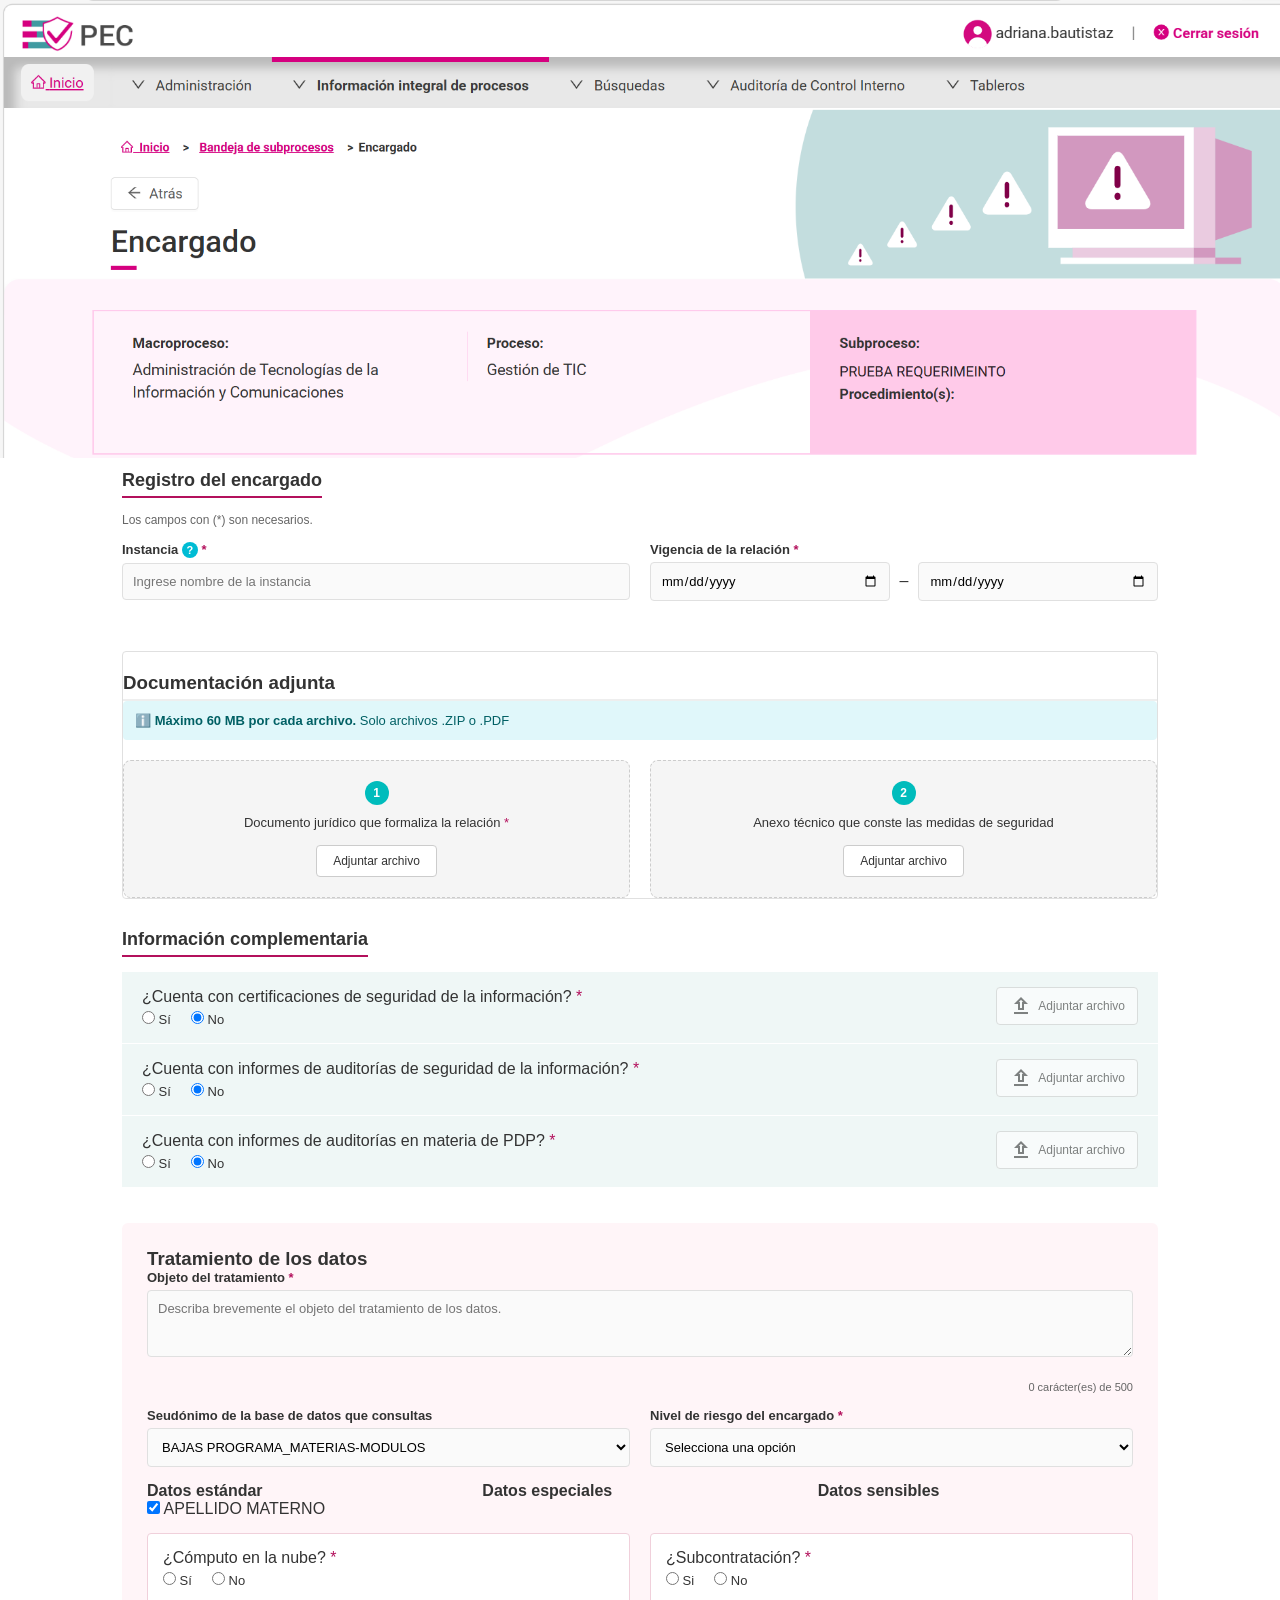
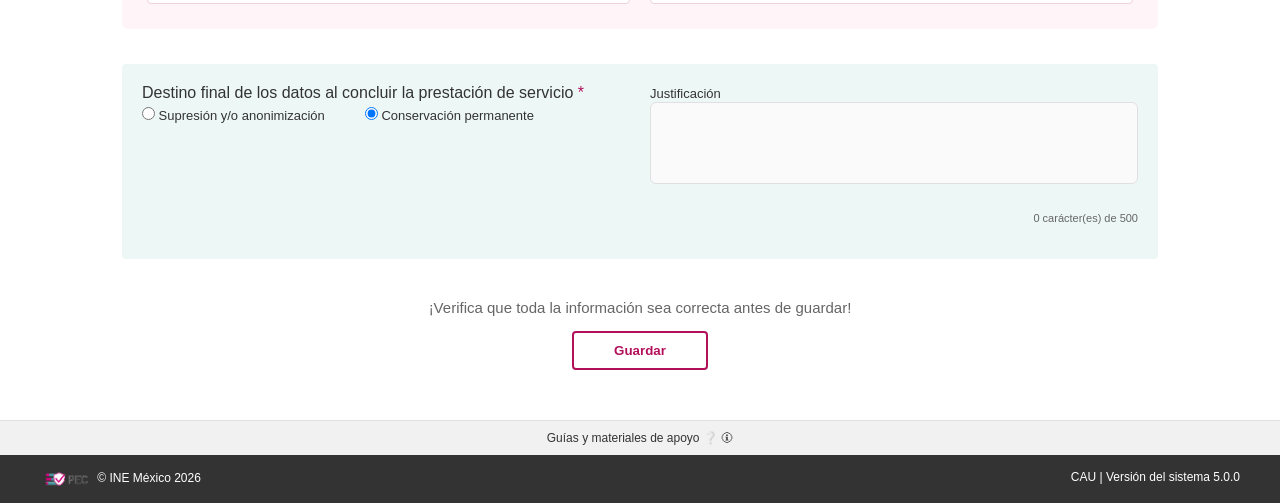
<file: PEC/index.html>
<!DOCTYPE html>
<html lang="es">
<head>
    <meta charset="UTF-8">
    <meta name="viewport" content="width=device-width, initial-scale=1.0">
    <title>PEC - Registro de Encargado</title>
    <link rel="stylesheet" href="css/index.css">
    <link href="https://fonts.googleapis.com/icon?family=Material+Icons+Outlined" rel="stylesheet">
</head>
<body>

    <!-- ========== header ========== -->
<header class="navbar">
    <img src="menuINDEX.png" alt="Menú superior PEC" style="width:100%;">
</header>

    <main class="container">


        <section class="form-section">
            <h2>Registro del encargado</h2>
            <p class="section-subtitle">Los campos con (*) son necesarios.</p>

            <div class="grid-2">
                <div class="form-group">
                    <label class="required">Instancia <span class="help-icon">?</span></label>
                    <input type="text" id="inputInstancia" placeholder="Ingrese nombre de la instancia">
                </div>
                <div class="form-group">
                    <label class="required">Vigencia de la relación</label>
                    <div class="date-range">
                        <input type="date" id="inputFechaIni">
                        <span>–</span>
                        <input type="date" id="inputFechaFin">
                    </div>
                </div>
            </div>
        </section>

        <section class="collapsible-section">
        <h3 class="modal-subtitle">Documentación adjunta</h3>

<div class="doc-wrapper">

    <div class="alert-info">
        ℹ️ <strong>Máximo 60 MB por cada archivo.</strong> Solo archivos .ZIP o .PDF
    </div>

    <div class="grid-2">
        <div class="doc-card">
            <div class="card-number">1</div>
            <p class="required font-sm">Documento jurídico que formaliza la relación</p>

            <label class="btn-upload">
                Adjuntar archivo
                <input type="file" style="display:none">
            </label>
        </div>

        <div class="doc-card">
            <div class="card-number">2</div>
            <p class="font-sm">Anexo técnico que conste las medidas de seguridad</p>

            <label class="btn-upload">
                Adjuntar archivo
                <input type="file" style="display:none">
            </label>
        </div>
    </div>

</div>    
        
        </section>

        <section class="form-section">
            <h2>Información complementaria</h2>
            
            <div class="row-question">
                <div class="question-text">
                    <p class="required">¿Cuenta con certificaciones de seguridad de la información?</p>
                    <div class="radio-group">
                        <label><input type="radio" name="cert_seguridad" value="Sí"> Sí</label>
                        <label><input type="radio" name="cert_seguridad" value="No" checked> No</label>
                    </div>
                </div>
                <div>
                    <label class="btn-upload-sm" id="btnFileCert">
                        <span class="material-icons-outlined">upload</span> Adjuntar archivo
                        <input type="file" id="fileCert" accept=".pdf,.zip" style="display:none" disabled>
                    </label>
                    <p class="file-name" id="fileNameCert" style="font-size:11px;color:#b3105c;margin-top:3px;"></p>
                </div>
            </div>

            <div class="row-question">
                <div class="question-text">
                    <p class="required">¿Cuenta con informes de auditorías de seguridad de la información?</p>
                    <div class="radio-group">
                        <label><input type="radio" name="aud_seguridad" value="Sí"> Sí</label>
                        <label><input type="radio" name="aud_seguridad" value="No" checked> No</label>
                    </div>
                </div>
                <div>
                    <label class="btn-upload-sm" id="btnFileAud">
                        <span class="material-icons-outlined">upload</span> Adjuntar archivo
                        <input type="file" id="fileAud" accept=".pdf,.zip" style="display:none" disabled>
                    </label>
                    <p class="file-name" id="fileNameAud" style="font-size:11px;color:#b3105c;margin-top:3px;"></p>
                </div>
            </div>

            <div class="row-question">
                <div class="question-text">
                    <p class="required">¿Cuenta con informes de auditorías en materia de PDP?</p>
                    <div class="radio-group">
                        <label><input type="radio" name="aud_pdp" value="Sí"> Sí</label>
                        <label><input type="radio" name="aud_pdp" value="No" checked> No</label>
                    </div>
                </div>
                <div>
                    <label class="btn-upload-sm" id="btnFilePdp">
                        <span class="material-icons-outlined">upload</span> Adjuntar archivo
                        <input type="file" id="filePdp" accept=".pdf,.zip" style="display:none" disabled>
                    </label>
                    <p class="file-name" id="fileNamePdp" style="font-size:11px;color:#b3105c;margin-top:3px;"></p>
                </div>
            </div>
        </section>

        <section class="form-section container-pink">
            <h3 class="section-title-line">Tratamiento de los datos</h3>
            
<div class="form-group full-width">
    <label class="required">Objeto del tratamiento</label>
    <textarea rows="3" id="txtObjeto" placeholder="Describa brevemente el objeto del tratamiento de los datos."></textarea>
    <div class="char-count-wrapper">
        <span class="char-count">0 carácter(es) de 500</span>
    </div>
</div>
            <div class="grid-2">
                <div class="form-group">
                    <label>Seudónimo de la base de datos que consultas</label>
                    <select id="selectSeudonimo">
                        <option>BAJAS PROGRAMA_MATERIAS-MODULOS</option>
                        <option>BASE DE COMENTARIOS WEB</option>

                    </select>
                </div>
                <div class="form-group">
                    <label class="required">Nivel de riesgo del encargado</label>
                    <select id="selectRiesgo">
                        <option value="">Selecciona una opción</option>
                        <option value="No identificado">No identificado</option>
                        <option value="Bajo">Bajo</option>
                        <option value="Moderado">Moderado</option>
                        <option value="Alto">Alto</option>
                        <option value="Muy alto">Muy alto</option>
                    </select>
                </div>
            </div>

<div class="data-columns-grid-principal" style="display: flex; flex-direction: row; justify-content: space-between; gap: 20px;">
    <div class="data-col" style="flex: 1;">
        <h4>Datos estándar</h4>
        <label class="checkbox-label">
            <input type="checkbox" class="chk-estandar" value="APELLIDO MATERNO"> APELLIDO MATERNO
        </label>
    </div>
    
    <div class="data-col" style="flex: 1;">
        <h4>Datos especiales</h4>
        <label class="checkbox-label">
            <input type="checkbox" class="chk-especial" value="ACTOR"> ACTOR
        </label>
    </div>
    
    <div class="data-col" style="flex: 1;">
        <h4>Datos sensibles</h4>
        <label class="checkbox-label">
            <input type="checkbox" class="chk-sensible" value="ADSCRIPCIÓN DEL RECURRENTE"> ADSCRIPCIÓN DEL RECURRENTE
        </label>
    </div>
</div>



            <div class="grid-2 mt-2">
                <div class="sub-card-white">
                    <p class="required">¿Cómputo en la nube?</p>
                    <div class="radio-group">
                        <label><input type="radio" name="nube" value="Sí"> Sí</label>
                        <label><input type="radio" name="nube" value="No"> No</label>
                    </div>
                </div>
                <div class="sub-card-white">
                    <p class="required">¿Subcontratación?</p>
                    <div class="radio-group">
                        <label><input type="radio" name="subcon" value="Si"> Si</label>
                        <label><input type="radio" name="subcon" value="No"> No</label>
                    </div>
                </div>
            </div>
        </section>

        <section class="form-section container-blue-light mt-2">
            <div class="grid-2">
                <div>
                    <p class="required">Destino final de los datos al concluir la prestación de servicio</p>
                    <div class="radio-group mt-1">
                        <label><input type="radio" name="destino_datos" value="Supresión y/o anonimización"> Supresión y/o anonimización</label>
                        <br>
                        <label><input type="radio" name="destino_datos" value="Conservación permanente" checked> Conservación permanente</label>
                    </div>
                </div>

                <div class="form-group justificacion-box" id="containerJustificacion">
                    <label>Justificación</label>
                    
                    <textarea rows="4" id="txtJustificacion"></textarea>
                    
                    <div class="char-count-wrapper">
                        <span class="char-count">0 carácter(es) de 500</span>
                    </div>
                </div>


                <!-- Nuevo contenedor para archivo -->
                <div class="form-group" id="containerArchivoDestino" style="display:none;">

                    <label class="btn-upload">
                        <span class="material-icons-outlined">upload</span> Adjuntar archivo
                        <input type="file" id="fileDestino" accept=".pdf,.zip" style="display:none">
                    </label>
                    <p id="fileNameDestino" style="font-size:11px;color:#b3105c;margin-top:5px;"></p>
                </div>







            </div>

        </section>

        <div class="action-zone">
            <p>¡Verifica que toda la información sea correcta antes de guardar!</p>
            <button class="btn-save" id="btnGuardar">Guardar</button>
        </div>

    </main>

    <footer class="main-footer">
        <div class="footer-top">
            <span>Guías y materiales de apoyo ❔ 🛈</span>
        </div>
        <div class="footer-bottom">
            <div><img src="PEC.png" alt="INE" style="height:18px;vertical-align:middle;"> © INE México 2026</div>
            <div>CAU | Versión del sistema 5.0.0</div>
        </div>
    </footer>




<script>
    // ============ CONTROL DE SECCIONES COLAPSABLES ============
    document.querySelectorAll('.collapsible-header').forEach(header => {
        header.addEventListener('click', () => {
            const content = header.nextElementSibling;
            const icon = header.querySelector('.toggle-icon');
            
            if (content.style.display === 'none' || !content.style.display) {
                content.style.display = 'block';
                if (icon) icon.textContent = 'expand_less';
            } else {
                content.style.display = 'none';
                if (icon) icon.textContent = 'expand_more';
            }
        });
    });

    // ============ DETALLE 4: REACCIÓN DINÁMICA DE LOS CHECKBOXES SEGÚN EL SEUDÓNIMO ============
    document.addEventListener('DOMContentLoaded', function() {
        const selectSeudonimo = document.getElementById('selectSeudonimo');
        
        // Localizamos con precisión las etiquetas <label> que envuelven los checkboxes de las otras dos columnas
        const labelActor = document.querySelector('input[value="ACTOR"]')?.parentElement;
        const labelAdscripcion = document.querySelector('input[value="ADSCRIPCIÓN DEL RECURRENTE"]')?.parentElement;

function alternarVisibilidadCasillas() {
            if (!selectSeudonimo) return;

            // Evaluamos la opción seleccionada (Inicia con BAJAS)
            if (selectSeudonimo.value.startsWith("BAJAS")) {
                // 1. Ocultar los puros cuadros de selección de forma limpia sin deformar las columnas
                if (labelActor) labelActor.style.visibility = 'hidden';
                if (labelAdscripcion) labelAdscripcion.style.visibility = 'hidden';

                // 2. Limpiar cualquier selección previa de las columnas ocultas por seguridad
                document.querySelectorAll('.chk-especial, .chk-sensible').forEach(cb => cb.checked = false);

                // 3. Forzar el marcado automático de la casilla "APELLIDO MATERNO"
                const cbMaterno = document.querySelector('.chk-estandar[value="APELLIDO MATERNO"]');
                if (cbMaterno) cbMaterno.checked = true;

            } else {
                // Si regresa a "BASE DE COMENTARIOS WEB", vuelven a ser perfectamente visibles
                if (labelActor) labelActor.style.visibility = 'visible';
                if (labelAdscripcion) labelAdscripcion.style.visibility = 'visible';
            }
        }

        if (selectSeudonimo) {
            // Escuchar el cambio en tiempo real cuando el usuario use el selector
            selectSeudonimo.addEventListener('change', alternarVisibilidadCasillas);
            // Ejecutar una vez al inicio para validar el estado por defecto de la página
            alternarVisibilidadCasillas();
        }
    });

// ============ CONTROL DE APERTURA, CIERRE Y GUARDADO DEL MODAL SUBCONTRATACIÓN ============
    document.addEventListener('DOMContentLoaded', function() {
        const modal = document.getElementById('modalSubcontratacion');
        const btnCerrar = document.getElementById('btnCerrarModal');
        
        // Buscamos el botón de "Guardar" que está DENTRO del modal (es el botón primario de las acciones del modal)
        const btnGuardarInterno = modal ? modal.querySelector('.modal-actions .btn-primary, .modal-actions button:not(.btn-cancel)') : null;

        // Contenedores del Destino Final DENTRO del Modal
        const contArchivoModal = document.getElementById('containerArchivoModal');
        const contJustificacionModal = document.getElementById('containerJustificacionModal');

        // 1. Escuchar los clicks a nivel global para abrir o alternar opciones
        document.body.addEventListener('change', function(e) {
// A) DETECTAR APERTURA DEL MODAL GENERAL (Botón Sí)
            if (e.target && e.target.name === 'subcon') {
                if (e.target.value === 'Si' || e.target.value === 'Sí') {
                    if (modal) {
                        // 1. Primero ejecutamos el filtro de casillas habilitadas
                        sincronizarCasillasModal();
                        
                        // 2. Mostramos el modal
                        modal.style.display = 'flex';
                        actualizarDestinoModal();
                    }
                }
            }

            // B) DETECTAR CAMBIOS EN EL DESTINO FINAL DENTRO DEL MODAL (Supresión vs Conservación)
            if (e.target && e.target.name === 'destino_modal') {
                actualizarDestinoModal();
            }
        });

        // 2. Función interna para alternar entre "Adjuntar Archivo" y "Justificación" dentro del Modal
        function actualizarDestinoModal() {
            const seleccionado = document.querySelector('input[name="destino_modal"]:checked')?.value;

            if (seleccionado === 'Supresión y/o anonimización') {
                if (contArchivoModal) contArchivoModal.style.display = 'block';
                if (contJustificacionModal) contJustificacionModal.style.display = 'none';
            } else {
                if (contArchivoModal) contArchivoModal.style.display = 'none';
                if (contJustificacionModal) contJustificacionModal.style.display = 'block';
            }
        }

        // 3. ACCIÓN: Al darle clic al botón "Guardar" de ADENTRO de la ventana emergente
        if (btnGuardarInterno) {
            btnGuardarInterno.addEventListener('click', function(e) {
                e.preventDefault();
                // Simplemente ocultamos la ventana emergente para que el usuario pueda seguir con el formulario principal
                if (modal) modal.style.display = 'none';
                alert("Datos de subcontratación guardados temporalmente en el formulario.");
            });
        }

        // 4. ACCIÓN: Evento para cerrar si el usuario da clic en Cancelar/Regresar
        if (btnCerrar) {
            btnCerrar.addEventListener('click', function (e) {
                e.preventDefault(); 
                if (modal) modal.style.display = 'none';
                
                // Buscamos y remarcamos la opción "No" automáticamente al cancelar
                const radioNo = document.querySelector('input[name="subcon"][value="No"]');
                if (radioNo) radioNo.checked = true;
            });
        }
    });


// ============ DETALLE 5: ALTERNAR ENTRE JUSTIFICACIÓN Y ARCHIVO EN DESTINO FINAL ============
document.addEventListener('DOMContentLoaded', function() {
    const radiosDestino = document.querySelectorAll('input[name="destino_datos"]');
    const containerJustificacion = document.getElementById('containerJustificacion');
    const containerArchivoDestino = document.getElementById('containerArchivoDestino');

    function actualizarDestinoFinal() {
        // Buscamos cuál radio está seleccionado actualmente
        const seleccionado = document.querySelector('input[name="destino_datos"]:checked')?.value;

        if (seleccionado === 'Supresión y/o anonimización') {
            // Mostrar botón de archivo y ocultar la caja de justificación
            if (containerArchivoDestino) containerArchivoDestino.style.display = 'block';
            if (containerJustificacion) containerJustificacion.style.display = 'none';
        } else {
            // Conservación permanente (u otra opción): Mostrar justificación y ocultar archivo
            if (containerArchivoDestino) containerArchivoDestino.style.display = 'none';
            if (containerJustificacion) containerJustificacion.style.display = 'block';
        }
    }

    // Escuchar el cambio en vivo cuando el usuario de clic en los radio buttons
    radiosDestino.forEach(radio => {
        radio.addEventListener('change', actualizarDestinoFinal);
    });

    // También necesitamos enlazar el feedback del nombre del archivo subido en esta sección
    const fileDestino = document.getElementById('fileDestino');
    const fileNameDestino = document.getElementById('fileNameDestino');
    if (fileDestino && fileNameDestino) {
        fileDestino.addEventListener('change', function() {
            if (this.files && this.files.length > 0) {
                fileNameDestino.textContent = this.files[0].name;
            } else {
                fileNameDestino.textContent = 'Documento_Supresion_Oficial.pdf';
            }
        });
    }

    // Ejecutar una vez al cargar la página para reflejar el estado inicial (Conservación permanente)
    actualizarDestinoFinal();
});

    // ============ ENLAZAR SUBIDA DE ARCHIVOS FICTICIOS (FEEDBACK DE NOMBRE) ============
    function bindFileFeedback(inputId, textId, defaultName) {
        const input = document.getElementById(inputId);
        const txt = document.getElementById(textId);
        if(input && txt) {
            input.addEventListener('change', function() {
                if(this.files && this.files.length > 0) {
                    txt.textContent = this.files[0].name;
                } else {
                    txt.textContent = defaultName;
                }
            });
        }
    }
    bindFileFeedback('fileDestinoModal', 'fileNameDestinoModal', 'Documento_Supresion_Subcontratista.pdf');

    // ============ CONTEO DE CARACTERES EN TEXTAREAS ============
    document.querySelectorAll('textarea').forEach(textarea => {
        textarea.addEventListener('input', function() {
            const wrapper = this.nextElementSibling;
            if (wrapper && wrapper.classList.contains('char-count-wrapper')) {
                const counter = wrapper.querySelector('.char-count');
                if (counter) {
                    counter.textContent = this.value.length + ' carácter(es) de 500';
                }
            }
        });
    });

 



    // ============ BOTÓN GUARDAR (RECOLECTOR DE DATOS CON OBJETO) - CORREGIDO ============
   const btnGuardar = document.getElementById('btnGuardar');
   if (btnGuardar) {
        btnGuardar.addEventListener('click', function() {
            function getRadioVal(name) {
                var el = document.querySelector('input[name="' + name + '"]:checked');
                return el ? el.value : 'No';
            }

            var instancia = document.getElementById('inputInstancia').value || 'Nombre de Instancia';
            var fechaIniRaw = document.getElementById('inputFechaIni').value;
            var fechaFinRaw = document.getElementById('inputFechaFin').value;

            function formatDate(d) {
                if (!d) return '27/05/2026';
                var parts = d.split('-');
                return parts[2] + '/' + parts[1] + '/' + parts[0];
            }

// Mapeo de casillas de verificación (Checkbox arrays) - ¡CORREGIDO!
            var datosEstandar = [];
            document.querySelectorAll('.chk-estandar:checked:not(#modalSubcontratacion *)').forEach(cb => datosEstandar.push(cb.value));
            
            var datosEspeciales = [];
            document.querySelectorAll('.chk-especial:checked:not(#modalSubcontratacion *)').forEach(cb => datosEspeciales.push(cb.value));
            
            var datosSensibles = [];
            document.querySelectorAll('.chk-sensible:checked:not(#modalSubcontratacion *)').forEach(cb => datosSensibles.push(cb.value));
            // Captura de datos del Modal Interno de Subcontratación
            var modalSub = document.getElementById('modalSubcontratacion');
            var subconInstancia = 'No especificada';
            var subconVigencia = 'No definida';
            var subconObjeto = 'No especificado';
            var subconDestino = getRadioVal('destino_modal');
            var subconJustificacion = '';
            var subconArchivoFicticio = null;

if (modalSub) {
                var txtInst = modalSub.querySelector('input[placeholder*="instancia"]') || modalSub.querySelector('input[type="text"]');
                if (txtInst) subconInstancia = txtInst.value;

                var dates = modalSub.querySelectorAll('input[type="date"]');
                if (dates.length >= 2 && dates[0].value && dates[1].value) {
                    subconVigencia = formatDate(dates[0].value) + ' a ' + formatDate(dates[1].value);
                }

                var textareas = modalSub.querySelectorAll('textarea');
                if (textareas.length > 0) subconObjeto = textareas[0].value;
                
                if (subconDestino === 'Supresión y/o anonimización') {
                    var fInput = document.getElementById('fileDestinoModal');
                    subconArchivoFicticio = (fInput && fInput.files.length > 0) ? fInput.files[0].name : 'Documento_Supresion_Subcontratista.pdf';
                } else {
                    var txtJustModal = document.getElementById('txtJustificacionModal');
                    if (txtJustModal) subconJustificacion = txtJustModal.value;
                }

// ============ CAPTURA EXACTA DE CHECKBOXES DENTRO DEL MODAL ============
                var subEstandar = [];
                modalSub.querySelectorAll('.chk-estandar:checked').forEach(cb => subEstandar.push(cb.value));

                var subEspeciales = [];
                modalSub.querySelectorAll('.chk-especial:checked').forEach(cb => subEspeciales.push(cb.value));

                var subSensibles = [];
                modalSub.querySelectorAll('.chk-sensible:checked').forEach(cb => subSensibles.push(cb.value));



            }

            // --- CORRECCIÓN AQUÍ: Capturar archivo del Formulario Normal (Exterior) ---
            var destinoFinalTipo = getRadioVal('destino_datos');
            var destinoFinalJustificacion = document.getElementById('txtJustificacion') ? document.getElementById('txtJustificacion').value : '';
            var destinoFinalArchivo = null;

            if (destinoFinalTipo === 'Supresión y/o anonimización') {
                var fileNormal = document.getElementById('fileDestino');
                destinoFinalArchivo = (fileNormal && fileNormal.files.length > 0) ? fileNormal.files[0].name : 'Documento_Supresion_Oficial.pdf';
            }

            // Armado final del objeto JSON estructurado
            var data = {
                encargados: [
                    { 
                        instancia: instancia, 
                        vigenciaInicio: formatDate(fechaIniRaw), 
                        vigenciaFin: formatDate(fechaFinRaw), 
                        docJuridica: 'Documento_Formalizado.pdf', 
                        anexoTecnico: 'Anexo_Seguridad_Firmado.pdf' 
                    }
                ],
                complementaria: {
                    certSeguridad: { respuesta: getRadioVal('cert_seguridad'), archivo: getRadioVal('cert_seguridad') === 'Sí' || getRadioVal('cert_seguridad') === 'Si' ? 'Certificacion_Info.pdf' : null },
                    audSeguridad:  { respuesta: getRadioVal('aud_seguridad'), archivo: getRadioVal('aud_seguridad') === 'Sí' || getRadioVal('aud_seguridad') === 'Si' ? 'Auditoria_Seguridad.pdf' : null },
                    audPdp:        { respuesta: getRadioVal('aud_pdp'), archivo: getRadioVal('aud_pdp') === 'Sí' || getRadioVal('aud_pdp') === 'Si' ? 'Auditoria_PDP.pdf' : null }
                },
                tratamiento: {
                    objeto: document.getElementById('txtObjeto') ? document.getElementById('txtObjeto').value : 'Sin objeto especificado.',
                    seudonimo: document.getElementById('selectSeudonimo') ? document.getElementById('selectSeudonimo').value : 'No especificado',
                    nivelRiesgo: document.getElementById('selectRiesgo').value || 'Alto',
                    datosEstandar: datosEstandar,
                    datosEspeciales: datosEspeciales,
                    datosSensibles: datosSensibles,
                    computoNube: getRadioVal('nube'),
                    subcontratacion: getRadioVal('subcon'),
                    subcontratacionDetalle: {
                        instancia: subconInstancia,
                        vigencia: subconVigencia,
                        objeto: subconObjeto,
                        destino: subconDestino,
                        justificacion: subconJustificacion,
                        archivo: subconArchivoFicticio,
                        
                        // ASSIGNAMOS LOS ARREGLOS RECOLECTADOS DE LAS CAJAS INTERACTIVAS:
                        datosEstandar: subEstandar || [],
                        datosEspeciales: subEspeciales || [],
                        datosSensibles: subSensibles || []
                    }
                },
                // ACTUALIZADO CON LAS VARIABLES EXTERIORES CORRECTAS
                destino: {
                    tipo: destinoFinalTipo,
                    justificacion: destinoFinalJustificacion,
                    archivo: destinoFinalArchivo
                }
            };

            localStorage.setItem('pecEncargadoData', JSON.stringify(data));
            window.location.href = 'resultados.html';
        });
    }




function sincronizarCasillasModal() {
    var modalSub = document.getElementById('modalSubcontratacion');
    if (!modalSub) return;

    // 1. Conseguimos los valores seleccionados en el formulario exterior
    var seleccionadosAfuera = [];
    document.querySelectorAll('.chk-estandar:checked, .chk-especial:checked, .chk-sensible:checked').forEach(function(cbAfuera) {
        if(!cbAfuera.closest('#modalSubcontratacion')) {
            seleccionadosAfuera.push(cbAfuera.value);
        }
    });

    // 2. Recorremos las casillas internas del modal para mostrar/ocultar sus renglones (<label>)
    modalSub.querySelectorAll('input[type="checkbox"]').forEach(function(cbModal) {
        var contenedorLabel = cbModal.parentElement; // El <label> que envuelve la casilla
        
        if (seleccionadosAfuera.includes(cbModal.value)) {
            cbModal.disabled = false;
            if (contenedorLabel) {
                contenedorLabel.style.display = 'block'; 
            }
        } else {
            cbModal.disabled = true;
            cbModal.checked = false; 
            if (contenedorLabel) {
                contenedorLabel.style.display = 'none'; 
            }
        }
    });

    // 3. NUEVO: Ocultar el rectángulo entero (.data-col) si no tiene elementos visibles
    modalSub.querySelectorAll('.data-col').forEach(function(columna) {
        // Verificamos si queda al menos un <label> con display 'block' dentro de esta columna
        var tieneVisibles = Array.from(columna.querySelectorAll('label')).some(function(lbl) {
            return lbl.style.display === 'block';
        });

        if (tieneVisibles) {
            // Si tiene opciones activas afuera, mostramos toda la columna
            columna.style.display = 'block';
        } else {
            // Si NO tiene nada seleccionado afuera, esfumamos el título y el rectángulo gris por completo
            columna.style.display = 'none';
        }
    });
}

    
</script>


   




<div id="modalSubcontratacion" class="modal-overlay" style="display:none;">
    <div class="modal-content">
        <div class="modal-header">
            Subcontratación
        </div>

        <div class="modal-body">
            <div class="grid-2">
                <div class="form-group">
                    <label class="required">Instancia</label>
                    <input type="text" placeholder="Ingrese nombre de la instancia">
                </div>

                <div class="form-group">
                    <label class="required">Vigencia de la relación</label>
                    <div class="date-range">
                        <input type="date">
                        <span>–</span>
                        <input type="date">
                    </div>
                </div>
            </div>

            <h3 class="modal-subtitle">Documentación adjunta</h3>
            <div class="grid-2 mt-1">
                <div class="doc-card">
                    <div class="card-number">1</div>
                    <p class="required font-sm">Documento jurídico que formaliza la relación</p>
                    <label class="btn-upload">
                        Adjuntar archivo
                        <input type="file" accept=".pdf,.zip" style="display:none">
                    </label>
                </div>

                <div class="doc-card">
                    <div class="card-number">2</div>
                    <p class="font-sm">Anexo técnico que conste las medidas de seguridad</p>
                    <label class="btn-upload">
                        Adjuntar archivo
                        <input type="file" accept=".pdf,.zip" style="display:none">
                    </label>
                </div>
            </div>

            <h3 class="modal-subtitle">Tratamiento de los datos</h3>
            
            <div class="form-group mt-1">
                <label class="required">Objeto del tratamiento</label>
                <textarea rows="3"></textarea>
                <span class="char-count">0 carácter(es) de 500</span>
            </div>



<div class="data-columns-grid" style="display: grid; grid-template-columns: repeat(3, 1fr); gap: 20px; margin-top: 15px; margin-bottom: 20px;">
    
    <div class="data-col">
        <h4>Datos estándar</h4>
        <div class="data-options-box" style="max-height: 150px; overflow-y: auto; border: 1px solid #ccc; padding: 8px; border-radius: 4px; background: #fff;">
            <label style="display: block; margin-bottom: 4px; font-size: 13.5px; color: #333; cursor: pointer;">
                <input type="checkbox" class="chk-estandar" value="APELLIDO MATERNO"> APELLIDO MATERNO
            </label>
        </div>
    </div>

    <div class="data-col">
        <h4>Datos especiales</h4>
        <div class="data-options-box" style="max-height: 150px; overflow-y: auto; border: 1px solid #ccc; padding: 8px; border-radius: 4px; background: #fff;">
            <label style="display: block; margin-bottom: 4px; font-size: 13.5px; color: #333; cursor: pointer;">
                <input type="checkbox" class="chk-especial" value="ACTOR"> ACTOR
            </label>
        </div>
    </div>

    <div class="data-col">
        <h4>Datos sensibles</h4>
        <div class="data-options-box" style="max-height: 150px; overflow-y: auto; border: 1px solid #ccc; padding: 8px; border-radius: 4px; background: #fff;">
            <label style="display: block; margin-bottom: 4px; font-size: 13.5px; color: #333; cursor: pointer;">
                <input type="checkbox" class="chk-sensible" value="ADSCRIPCIÓN DEL RECURRENTE"> ADSCRIPCIÓN DEL RECURRENTE
            </label>
        </div>
    </div>

</div>




  
<div class="destino-final-modal-container mt-2">
    <p class="required font-bold" style="font-size: 13px; margin-bottom: 15px;">
        Destino final de los datos al concluir la prestación de servicio
    </p>

    <div style="display: flex; justify-content: space-between; align-items: center; width: 100%; flex-wrap: wrap; gap: 20px;">
        <div class="radio-group" style="margin: 0;">
            <label>
                <input type="radio" name="destino_modal" value="Supresión y/o anonimización" checked>
                Supresión y/o anonimización
            </label>
            <label>
                <input type="radio" name="destino_modal" value="Conservación permanente">
                Conservación permanente
            </label>
        </div>

        <div id="containerArchivoModal" style="display: block;">
            <div style="display: flex; gap: 8px; justify-content: flex-end; margin-bottom: 5px; color: #00bcd4;">
                <span class="material-icons-outlined" style="font-size: 20px;">description</span>
                <span class="material-icons-outlined" style="font-size: 20px;">picture_as_pdf</span>
            </div>
            <label class="btn-upload" style="margin: 0; padding: 6px 12px;">
                <span class="material-icons-outlined" style="font-size: 16px; vertical-align: middle;">upload</span> 
                Adjuntar archivo
                <input type="file" id="fileDestinoModal" accept=".pdf,.zip" style="display:none">
            </label>
            <p id="fileNameDestinoModal" style="font-size:11px; color:#b3105c; margin-top:3px; text-align: right;"></p>
        </div>

        <div class="form-group justificacion-box" id="containerJustificacionModal" style="display: none; flex: 1; min-width: 300px; margin: 0;">
            <label style="font-size: 13px;">Justificación</label>
            <textarea rows="2" id="txtJustificacionModal" style="width: 100%;"></textarea>
            <div class="char-count-wrapper" style="justify-content: flex-end; display: flex;">
                <span class="char-count" style="font-size: 11px;">0 carácter(es) de 500</span>
            </div>
        </div>
    </div>
</div>


            <div class="modal-actions">
                <button class="btn-cancel" id="btnCerrarModal">Cancelar</button>
                <button class="btn-save">Guardar</button>
            </div>
        </div>
    </div>
</div>



</body>
</html>
</file>
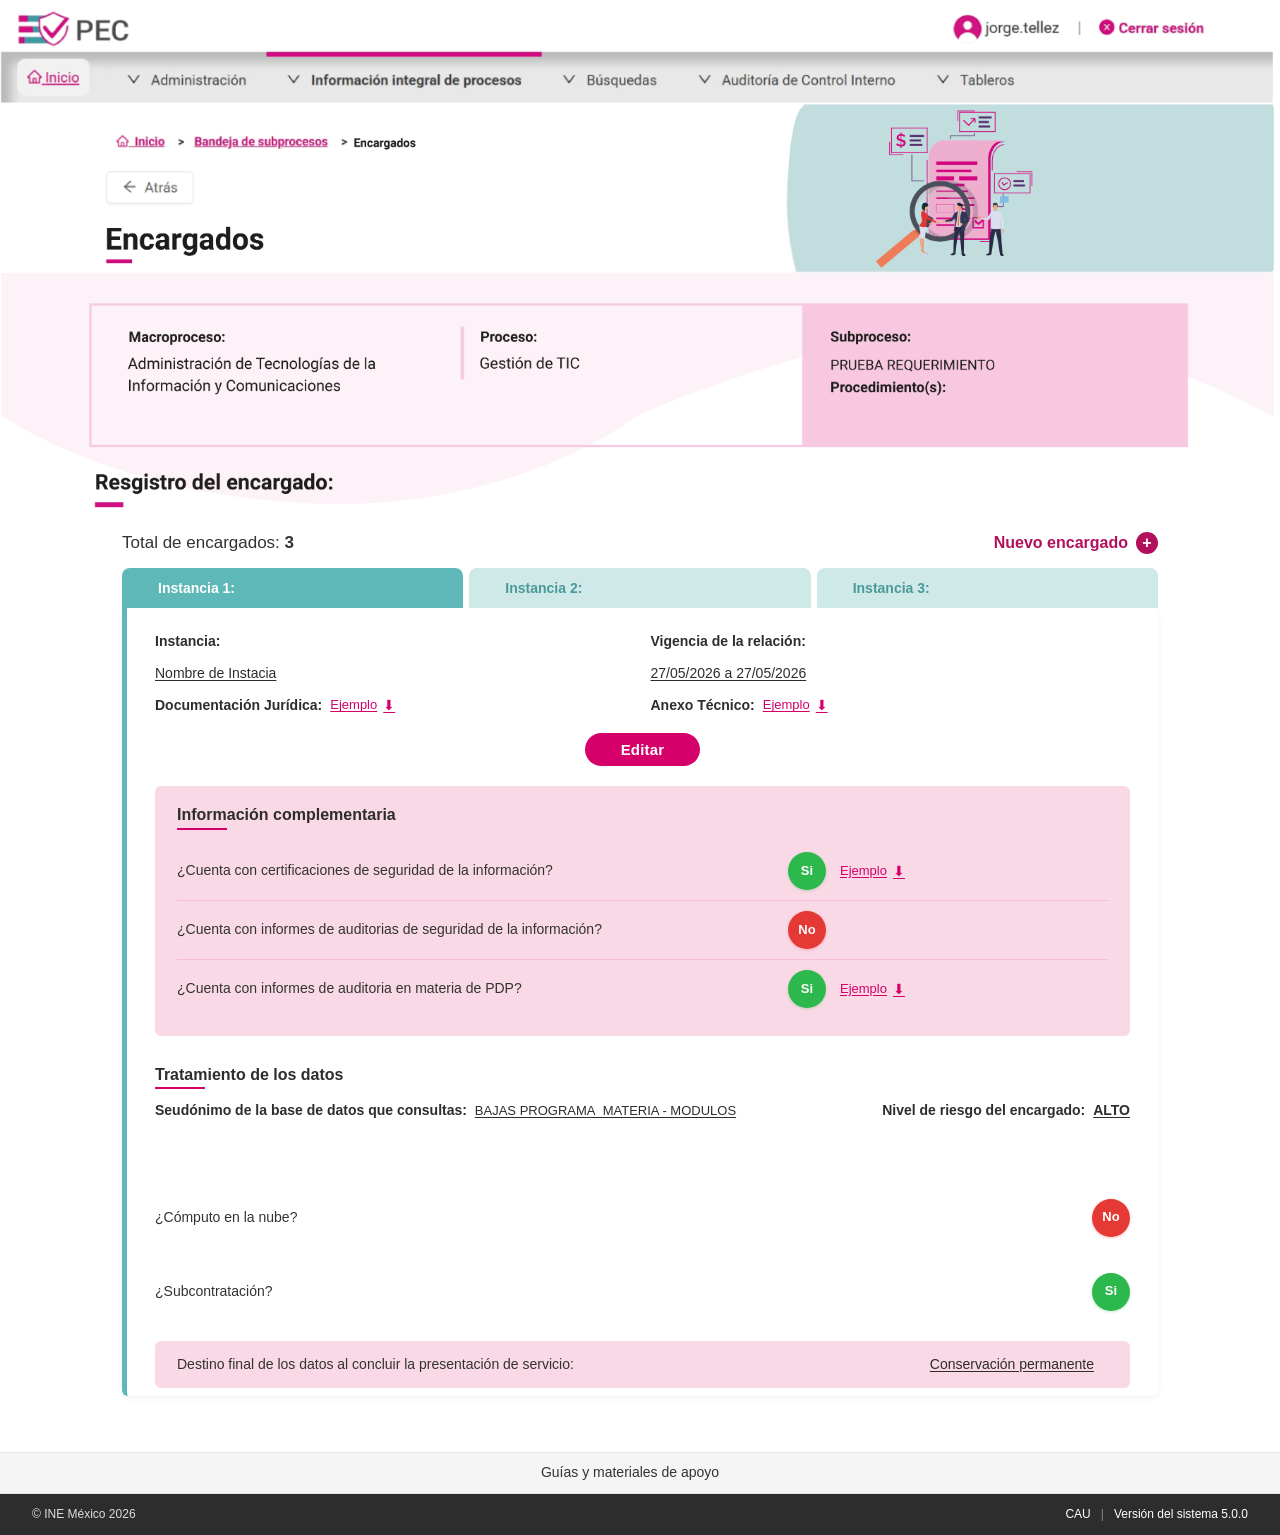
<file: PEC/resultados.html>
<!DOCTYPE html>
<!-- saved from url=(0069)file:///C:/Users/saul.granados/Desktop/PEC/PROTOTIOPO/resultados.html -->
<html lang="es"><head><meta http-equiv="Content-Type" content="text/html; charset=UTF-8">
    
    <meta name="viewport" content="width=device-width, initial-scale=1.0">
    <title>PEC - Encargados</title>
    <meta name="description" content="Vista de encargados registrados en el sistema PEC del INE.">
    <link rel="icon" href="PEC.png" type="image/png">
    <link rel="stylesheet" href="css/resultados.css">
</head>
<body>

    <!-- ========== header ========== -->
<header class="navbar">
    <img src="menuENCARGADO.png" alt="Menú superior PEC" style="width:100%;">
</header>

  
    <!-- ========== MAIN CONTENT ========== -->
    <main class="container">


        <!-- ========== REGISTRO DEL ENCARGADO ========== -->
        <section class="section-block">

            <div class="encargados-header">
                <p class="total-encargados" data-testid="total-encargados">Total de encargados: <strong>3</strong></p>
                <button class="btn-nuevo-encargado" data-testid="btn-nuevo-encargado">
                    Nuevo encargado <span class="plus-icon">+</span>
                </button>
            </div>

            <!-- TABS -->
            <div class="tabs-container" data-testid="tabs-container" role="tablist">
                <button class="tab-btn active" data-tab="0" data-testid="tab-instancia-1" role="tab">Instancia 1:</button>
                <button class="tab-btn" data-tab="1" data-testid="tab-instancia-2" role="tab">Instancia 2:</button>
                <button class="tab-btn" data-tab="2" data-testid="tab-instancia-3" role="tab">Instancia 3:</button>
            </div>

            <!-- TAB CONTENT WRAPPER -->
            <div class="tab-card" data-testid="tab-card">

                <div class="tab-content active" data-panel="0">
                    <div class="instancia-info-row">
                        <div class="field"><span class="field-label">Instancia:</span></div>
                        <div class="field"><span class="field-label">Vigencia de la relación:</span></div>
                    </div>

                    <div class="instancia-info-row">
                        <div class="field"> <a href="#" class="field-link ">Nombre de Instacia</a></div>
                        <div class="field"> <a href="#" class="field-link">27/05/2026 a 27/05/2026</a></div>
                    </div>




                    <div class="instancia-info-row ">
                        <div class="field"><span class="field-label">Documentación Jurídica:</span> <a href="#" class="pdf-link">Ejemplo<span class="download-icon">⬇</span></a></div>
                        <div class="field"><span class="field-label">Anexo Técnico:</span> <a href="#" class="pdf-link">Ejemplo<span class="download-icon">⬇</span></a></div>
                    </div>
                    <div class="btn-row-center">
                        <button class="btn-editar" data-testid="btn-editar-0">Editar</button>
                    </div>

                    <!-- ========== INFORMACIÓN COMPLEMENTARIA ========== -->
                    <div class="info-complementaria">
                        <h3 class="sub-section-title">Información complementaria</h3>
                        <div class="complementaria-row">
                            <span class="question-text">¿Cuenta con certificaciones de seguridad de la información?</span>
                            <div class="answer-area">
                                <span class="badge badge-si">Si</span>
                                <a href="#" class="pdf-link">Ejemplo<span class="download-icon">⬇</span></a>
                            </div>
                        </div>
                        <div class="complementaria-row">
                            <span class="question-text">¿Cuenta con informes de auditorias de seguridad de la información?</span>
                            <div class="answer-area">
                                <span class="badge badge-no">No</span>
                            </div>
                        </div>
                        <div class="complementaria-row">
                            <span class="question-text">¿Cuenta con informes de auditoria en materia de PDP?</span>
                            <div class="answer-area">
                                <span class="badge badge-si">Si</span>
                                <a href="#" class="pdf-link">Ejemplo<span class="download-icon">⬇</span></a>
                            </div>
                        </div>
                    </div>

                    <!-- ========== TRATAMIENTO DE LOS DATOS ========== -->
                    <div class="tratamiento-section">
                        <h3 class="sub-section-title">Tratamiento de los datos</h3>

                        <div class="seudonimo-riesgo-row">
                            <div class="seudonimo-block">
                                <span class="field-label">Seudónimo de la base de datos que consultas:</span>
                                <a href="#" class="seudonimo-name">BAJAS PROGRAMA_MATERIA - MODULOS</a>
                            </div>
                            <div class="riesgo-block">
                                <span class="field-label">Nivel de riesgo del encargado:</span>
                                <a href="#" class="riesgo-value">ALTO</a>
                            </div>
                        </div>

                        <div class="data-columns-grid">
                            <div class="data-col1" id="col-exterior-estandar" style="display: none;">
                                <h4>Datos estándar</h4>
                                <ul id="lista-exterior-estandar"></ul>
                            </div>
                            <div class="data-col1" id="col-exterior-especiales" style="display: none;">
                                <h4>Datos especiales</h4>
                                <ul id="lista-exterior-especiales"></ul>
                            </div>
                            <div class="data-col1" id="col-exterior-sensibles" style="display: none;">
                                <h4>Datos sensibles</h4>
                                <ul id="lista-exterior-sensibles"></ul>
                            </div>
                        </div>

                        <div class="sub-question">
                            <p>¿Cómputo en la nube?</p>
                            <span class="badge badge-no">No</span>
                        </div>
                        <div class="sub-question">
                            <p>¿Subcontratación?</p>
                            <span class="badge badge-si">Si</span>
                        </div>
                    </div>

                    <!-- ========== DESTINO FINAL ========== -->
                    <div class="destino-section">
                        <span class="destino-label">Destino final de los datos al concluir la presentación de servicio:</span>
                        <a href="#" class="destino-value">Conservación permanente</a>
                        <span class="pdf-icon-placeholder" aria-label="PDF de justificación">
                        </span>
                    </div>

    

                </div>

                <div class="tab-content" data-panel="1">
                    <div class="instancia-info-row">
                        <div class="field"><span class="field-label">Instancia:</span> <a href="#" class="field-link">Instancia Dos</a></div>
                        <div class="field"><span class="field-label">Vigencia de la relación:</span> <a href="#" class="field-link">01/06/2026 a 01/12/2026</a></div>
                    </div>
                    <div class="instancia-info-row">
                        <div class="field"><span class="field-label">Documentación Jurídica:</span> <a href="#" class="pdf-link">Ejemplo<span class="download-icon">⬇</span></a></div>
                        <div class="field"><span class="field-label">Anexo Técnico:</span> <a href="#" class="pdf-link">Ejemplo<span class="download-icon">⬇</span></a></div>
                    </div>
                    <div class="btn-row-center">
                        <button class="btn-editar" data-testid="btn-editar-1">Editar</button>
                    </div>
                    <div class="empty-panel-note">
                        <p>Información complementaria y tratamiento de datos para Instancia 2.</p>
                    </div>

                </div>

                <div class="tab-content" data-panel="2">
                    <div class="instancia-info-row">
                        <div class="field"><span class="field-label">Instancia:</span> <a href="#" class="field-link">Instancia Tres</a></div>
                        <div class="field"><span class="field-label">Vigencia de la relación:</span> <a href="#" class="field-link">15/01/2026 a 15/01/2027</a></div>
                    </div>
                    <div class="instancia-info-row">
                        <div class="field"><span class="field-label">Documentación Jurídica:</span> <a href="#" class="pdf-link">Ejemplo<span class="download-icon">⬇</span></a></div>
                        <div class="field"><span class="field-label">Anexo Técnico:</span> <a href="#" class="pdf-link">Ejemplo<span class="download-icon">⬇</span></a></div>
                    </div>
                    <div class="btn-row-center">
                        <button class="btn-editar" data-testid="btn-editar-2">Editar</button>
                    </div>
                    <div class="empty-panel-note">
                        <p>Información complementaria y tratamiento de datos para Instancia 3.</p>
                    </div>

                </div>

            </div>
        </section>

    </main>

    <!-- ========== HELP STRIP ========== -->
    <div class="help-strip" data-testid="help-strip">
        <span class="help-strip-text">Guías y materiales de apoyo</span>
        <button class="help-strip-btn" data-testid="btn-help">
        </button>
    </div>

    <!-- ========== FOOTER ========== -->
    <footer class="main-footer" data-testid="main-footer">
        <div class="footer-left">

            <span class="footer-copy">© INE México 2026</span>
        </div>
        <div class="footer-right">
            <span>CAU</span>
            <span class="footer-divider">|</span>
            <span>Versión del sistema 5.0.0</span>
        </div>
    </footer>

</body></html>


<script>

// ============ FUNCIÓN PARA CARGAR LOS DATOS TRATADOS DE LA PANTALLA PRINCIPAL ============
    function cargarDatosFormularioPrincipal() {
        var data = getData();
        if (!data || !data.tratamiento) return;

        function actualizarListaExterior(idContenedorCol, idListaUl, arregloDatos) {
            var columna = document.getElementById(idContenedorCol);
            var listaUl = document.getElementById(idListaUl);
            
            if (!columna || !listaUl) return;

            // Si hay elementos seleccionados en el index.html, los inyectamos en formato <li>
            if (arregloDatos && arregloDatos.length > 0) {
                columna.style.display = 'block'; // Mostramos el bloque gris
                listaUl.innerHTML = arregloDatos.map(function(item) {
                    return '<li>' + item + '</li>';
                }).join('');
            } else {
                columna.style.display = 'none'; // Si viene vacío, ocultamos la columna por completo
            }
        }

        // Ejecutamos apuntando estrictamente al formulario raíz (lo marcado en index.html)
        actualizarListaExterior('col-exterior-estandar', 'lista-exterior-estandar', data.tratamiento.datosEstandar);
        actualizarListaExterior('col-exterior-especiales', 'lista-exterior-especiales', data.tratamiento.datosEspeciales);
        actualizarListaExterior('col-exterior-sensibles', 'lista-exterior-sensibles', data.tratamiento.datosSensibles);
    }

    // Lo ejecutamos en cuanto el documento esté listo
    document.addEventListener('DOMContentLoaded', cargarDatosFormularioPrincipal);
    // Ejecución forzada inmediata por si el evento ya pasó
    cargarDatosFormularioPrincipal();






    function getData() {
        var raw = localStorage.getItem('pecEncargadoData');
        if (raw) { try { return JSON.parse(raw); } catch(e) {} }
        return null;
    }

    function listHtml(arr) {
        if (!arr || arr.length === 0) return '<p style="color:#999; font-style:italic;">Ninguno seleccionado</p>';
        return '<ul>' + arr.map(function(item) { return '<li>' + item + '</li>'; }).join('') + '</ul>';
    }

    document.addEventListener('DOMContentLoaded', function() {
        var data = getData();
        if (!data) return;

        var enc = data.encargados[0];
        var comp = data.complementaria;
        var trat = data.tratamiento;
        var dest = data.destino;

        // 1. Instancias Principales superiores
        var links = document.querySelectorAll('.tab-content.active .field-link');
        if(links.length >= 2) {
            links[0].textContent = enc.instancia;
            links[1].textContent = enc.vigenciaInicio + ' a ' + enc.vigenciaFin;
        }

        var docLinks = document.querySelectorAll('.tab-content.active .pdf-link');
        if(docLinks.length >= 2) {
            docLinks[0].innerHTML = enc.docJuridica + ' <span class="download-icon">⬇</span>';
            docLinks[1].innerHTML = enc.anexoTecnico + ' <span class="download-icon">⬇</span>';
        }

        // ============ 2. INFORMACIÓN COMPLEMENTARIA ============
        var compRows = document.querySelectorAll('.info-complementaria .complementaria-row');
        if(compRows.length >= 3) {
            // --- FILA 1: Certificación de seguridad ---
            var areaRespuesta1 = compRows[0].querySelector('.answer-area');
            if (areaRespuesta1) {
                var html1 = '<span class="badge ' + (comp.certSeguridad.respuesta === 'Sí' || comp.certSeguridad.respuesta === 'Si' ? 'badge-si' : 'badge-no') + '">' + comp.certSeguridad.respuesta + '</span>';
                if(comp.certSeguridad.respuesta === 'Sí' || comp.certSeguridad.respuesta === 'Si') {
                    html1 += '<span class="pdf-link" style="margin-left: 15px; font-size: 13px;">' + (comp.certSeguridad.archivo || 'Certificacion_Info.pdf') + ' <span class="download-icon">⬇</span></span>';
                }
                areaRespuesta1.innerHTML = html1;
            }

            // --- FILA 2: Auditoría de seguridad ---
            var areaRespuesta2 = compRows[1].querySelector('.answer-area');
            if (areaRespuesta2) {
                var html2 = '<span class="badge ' + (comp.audSeguridad.respuesta === 'Sí' || comp.audSeguridad.respuesta === 'Si' ? 'badge-si' : 'badge-no') + '">' + comp.audSeguridad.respuesta + '</span>';
                if(comp.audSeguridad.respuesta === 'Sí' || comp.audSeguridad.respuesta === 'Si') {
                    html2 += '<span class="pdf-link" style="margin-left: 15px; font-size: 13px;">' + (comp.audSeguridad.archivo || 'Auditoria_Seguridad.pdf') + ' <span class="download-icon">⬇</span></span>';
                }
                areaRespuesta2.innerHTML = html2;
            }

            // --- FILA 3: Auditoría PDP ---
            var areaRespuesta3 = compRows[2].querySelector('.answer-area');
            if (areaRespuesta3) {
                var html3 = '<span class="badge ' + (comp.audPdp.respuesta === 'Sí' || comp.audPdp.respuesta === 'Si' ? 'badge-si' : 'badge-no') + '">' + comp.audPdp.respuesta + '</span>';
                if(comp.audPdp.respuesta === 'Sí' || comp.audPdp.respuesta === 'Si') {
                    html3 += '<span class="pdf-link" style="margin-left: 15px; font-size: 13px;">' + (comp.audPdp.archivo || 'Auditoria_PDP.pdf') + ' <span class="download-icon">⬇</span></span>';
                }
                areaRespuesta3.innerHTML = html3;
            }
        }

        // ============ 3. TRATAMIENTO DE LOS DATOS ============
        var tratamientoSection = document.querySelector('.tratamiento-section');
        if (tratamientoSection) {
            var bloqueExistente = document.getElementById('bloqueObjetoTratamiento');
            if (!bloqueExistente) {
                var objetoBox = document.createElement('div');
                objetoBox.id = 'bloqueObjetoTratamiento';
                objetoBox.style.cssText = "margin-bottom: 20px; padding-bottom: 15px; border-bottom: 1px solid #e0e0e0; width: 100%;";
                
                objetoBox.innerHTML = 
                    '<span class="field-label" style="display:block; margin-bottom: 6px; font-weight:bold; color:#6a6a6a; font-size:12px; text-transform:uppercase;">Objeto del tratamiento</span>' +
                    '<p style="font-size: 13.5px; color: #333; line-height: 1.5; background: #fafafa; padding: 12px; border-radius: 4px; margin: 0; border-left: 3px solid #5fb8b8; font-style: italic;">' + 
                    (trat.objeto || 'Sin objeto especificado.') + '</p>';
                
                var rowReferencia = tratamientoSection.querySelector('.seudonimo-riesgo-row');
                if(rowReferencia) {
                    tratamientoSection.insertBefore(objetoBox, rowReferencia);
                } else {
                    tratamientoSection.insertBefore(objetoBox, tratamientoSection.firstChild);
                }
            }
        }

        var seudName = document.querySelector('.seudonimo-name');
        if(seudName) seudName.textContent = trat.seudonimo;
        
        var riesgoVal = document.querySelector('.riesgo-value');
        if(riesgoVal) riesgoVal.textContent = trat.nivelRiesgo.toUpperCase();

        var cols = document.querySelectorAll('data-columns-grid-principal .data-col1');
        if(cols.length >= 3) {
            cols[0].innerHTML = '<h4>Datos estándar</h4>' + listHtml(trat.datosEstandar);
            cols[1].innerHTML = '<h4>Datos especiales</h4>' + listHtml(trat.datosEspeciales);
            cols[2].innerHTML = '<h4>Datos sensibles</h4>' + listHtml(trat.datosSensibles);
        }

        // ============ CÓMPUTO NUBE Y SUBCONTRATACIÓN DINÁMICA ============
        var subQuestions = document.querySelectorAll('.tratamiento-section .sub-question');
        if(subQuestions.length >= 2) {
            // Fila 1: Cómputo en la nube con su contenedor alineado
            subQuestions[0].innerHTML = '<p>¿Cómputo en la nube?</p>' +
                '<div class="badge-align-box">' +
                    '<span class="badge '+(trat.computoNube==='Sí' || trat.computoNube==='Si'?'badge-si':'badge-no')+'">'+trat.computoNube+'</span>' +
                '</div>';
            
            // Fila 2: Subcontratación con su contenedor alineado
            var subconHtml = '<p>¿Subcontratación?</p>' +
                             '<div class="badge-align-box">' +
                                '<span class="badge '+(trat.subcontratacion==='Si' || trat.subcontratacion==='Sí'?'badge-si':'badge-no')+'">'+trat.subcontratacion+'</span>';
            if(trat.subcontratacion === 'Si' || trat.subcontratacion === 'Sí') {
                subconHtml += '<button id="btnVerSubcontratacion" class="btn-nuevo-encargado" style="font-size:12px; padding: 6px 12px; background-color:#5fb8b8; border:1px solid #5fb8b8; cursor:pointer; color:white; border-radius:4px; font-weight:bold;">' +
                                    'Ver detalle de subcontratación' +
                                '</button>';
            }
            subconHtml += '</div>';
            subQuestions[1].innerHTML = subconHtml;
        }

        // ============ 4. DESTINO FINAL GENERAL ============
        var destVal = document.querySelector('.destino-section .destino-value');
        if(destVal) destVal.textContent = dest.tipo;

        var destinoSection = document.querySelector('.destino-section');
        if (destinoSection) {
            var contenedorDinamicoNormal = document.getElementById('justificacionResultadosContainer');
            if (!contenedorDinamicoNormal) {
                contenedorDinamicoNormal = document.createElement('div');
                contenedorDinamicoNormal.id = 'justificacionResultadosContainer';
                contenedorDinamicoNormal.style.cssText = "margin-top: 15px; width: 100%;";
                destinoSection.appendChild(contenedorDinamicoNormal);
            }

            if (dest.tipo === 'Supresión y/o anonimización') {
                contenedorDinamicoNormal.innerHTML = 
                    '<span class="field-label" style="display:block; margin-bottom: 4px; font-weight:bold; color:#6a6a6a; font-size:12px; text-transform:uppercase;">Archivo adjunto oficial</span>' +
                    '<span class="pdf-link" style="font-size:13px; font-weight:bold; cursor:pointer; display:inline-block; background:#fafafa; padding:8px 12px; border-radius:4px; border:1px solid #e0e0e0;">' + 
                    (dest.archivo || 'Documento_Supresion_Oficial.pdf') + ' <span class="download-icon">⬇</span></span>';
            } else {
                contenedorDinamicoNormal.innerHTML = 
                    '<span class="field-label" style="display:block; margin-bottom: 4px; font-weight:bold; color:#6a6a6a; font-size:12px; text-transform:uppercase;">Justificación del destino final</span>' +
                    '<p style="font-size: 13px; color: #333; line-height: 1.5; background: #fafafa; padding: 12px; border-radius: 4px; margin: 0; border-left: 3px solid #b3105c; font-style: italic;">' + 
                    (dest.justificacion || 'Sin justificación registrada.') + '</p>';
            }
        }
    });

    // ============ ESCUCHA GLOBAL DE BOTONES DEL MODAL ============
    document.body.addEventListener('click', function(e) {





if (e.target && e.target.id === 'btnVerSubcontratacion') {
            var data = getData();
            if (data && data.tratamiento) {
                var d = data.tratamiento.subcontratacionDetalle || {};
                
                // Pintar textos principales del subcontratista
                if(document.getElementById('valInstanciaModal')) document.getElementById('valInstanciaModal').textContent = d.instancia || 'No especificada';
                if(document.getElementById('valVigenciaModal')) document.getElementById('valVigenciaModal').textContent = d.vigencia || 'No especificada';
                
                // Control del Objeto para eliminar espacio si está vacío
                var txtObjeto = (d.objeto || '').trim();
                var contObjeto = document.getElementById('containerObjetoModal');
                if(document.getElementById('valObjetoModal')) document.getElementById('valObjetoModal').textContent = txtObjeto;
                if(contObjeto) {
                    contObjeto.style.display = txtObjeto ? 'block' : 'none';
                }

                if(document.getElementById('valDestinoModal')) document.getElementById('valDestinoModal').textContent = d.destino || 'No registrado';
                
                // Ajustamos el margen del grid del modal
                var gridDatos = document.getElementById('modalVerDatosGrid');
                if (gridDatos) {
                    gridDatos.style.marginTop = txtObjeto ? '10px' : '0px';
                    gridDatos.style.marginBottom = '15px';
                }

                // ============ FUNCIÓN DE RENDERIZADO EXCLUSIVA PARA EL MODAL ============
                function renderizarColumnaModal(idColumna, arregloDatos) {
                    var colElement = document.getElementById(idColumna);
                    if (!colElement) return;
                    
                    var box = colElement.querySelector('.modal-options-box');
                    if (!box) return;

                    // Mostramos SOLO lo seleccionado en el modal de la pantalla index.html
                    if (arregloDatos && arregloDatos.length > 0) {
                        colElement.style.display = 'block'; 
                        box.innerHTML = arregloDatos.map(function(item) {
                            return '<div style="background:#fad9e6; color:#b3105c; border:1px solid #b3105c; font-weight:bold; padding:6px; margin-bottom:4px; border-radius:4px; font-size:12px; text-align:center;">' + item + '</div>';
                        }).join('');
                    } else {
                        colElement.style.display = 'none'; // Si no se seleccionó nada en el modal, se oculta por completo
                    }
                }

                // Llamamos a las columnas usando estrictamente los datos guardados de la ventana emergente (d)
                renderizarColumnaModal('colVerEstandar-modal', d.datosEstandar);
                renderizarColumnaModal('colVerEspeciales-modal', d.datosEspeciales);
                renderizarColumnaModal('colVerSensibles-modal', d.datosSensibles);
                // ========================================================================

                var areaJustificacion = document.getElementById('valJustificacionModal');
                if (areaJustificacion) {
                    if (d.destino === 'Supresión y/o anonimización') {
                        areaJustificacion.innerHTML = '<strong>Archivo adjunto del subcontratista:</strong> <br><span class="pdf-link" style="font-size:13px; font-weight:bold; cursor:pointer; margin-top:5px; display:inline-block;">' + 
                                                      (d.archivo || 'Documento_Supresion_Subcontratista.pdf') + ' <span class="download-icon">⬇</span></span>';
                    } else {
                        areaJustificacion.innerHTML = '<strong>Justificación registrada del subcontratista:</strong> <br><p style="margin-top:5px; font-style:italic; color:#555;">' + (d.justificacion || 'Sin justificación registrada.') + '</p>';
                    }
                }
                var modalVer = document.getElementById('modalVerSubcontratacion');
                if (modalVer) modalVer.style.display = 'flex';
            }
        }

        




        if (e.target && e.target.id === 'btnCerrarModalVer') {
            var modalVer = document.getElementById('modalVerSubcontratacion');
            if (modalVer) modalVer.style.display = 'none';
        }
    
    });




    // INTERACTIVIDAD DINÁMICA DE PESTAÑAS INTERNAS DEL MODAL
document.addEventListener('DOMContentLoaded', function() {
    const mTabs = document.querySelectorAll('.modal-tab');
    const mPanels = document.querySelectorAll('.modal-tab-panel');

    mTabs.forEach(tab => {
        tab.addEventListener('click', function(e) {
            e.preventDefault(); // Evita cualquier comportamiento extraño en el clic
            
            // 1. Desactivar todos los estados de las pestañas
            mTabs.forEach(t => t.classList.remove('active'));
            // 2. Ocultar todos los paneles internos
            mPanels.forEach(p => p.classList.remove('active'));

            // 3. Activar visualmente la pestaña seleccionada
            this.classList.add('active');

            // 4. Mostrar el panel correspondiente leyendo su data-target
            const targetId = this.getAttribute('data-target');
            const targetPanel = document.getElementById(targetId);
            if (targetPanel) {
                targetPanel.classList.add('active');
            }
        });
    });
});
</script>



<div id="modalVerSubcontratacion" style="position: fixed; top: 0; left: 0; width: 100%; height: 100%; background: rgba(0,0,0,0.5); display: none; justify-content: center; align-items: center; z-index: 9999;">
    <div style="width: 85%; max-width: 750px; background: #fff; border-radius: 8px; overflow: hidden; font-family: 'Segoe UI', sans-serif; box-shadow: 0 4px 20px rgba(0,0,0,0.2);">
        
        <div style="background: #b3105c; color: #fff; padding: 15px 20px; font-weight: bold; font-size: 16px; display: flex; justify-content: space-between; align-items: center;">
            <span>Resultados de Subcontratación Registrada</span>
            <span style="background: rgba(255,255,255,0.2); padding: 2px 8px; border-radius: 12px; font-size: 11px;">Solo Lectura</span>
        </div>
        
        <div style="padding: 25px; display: flex; flex-direction: column; gap: 18px; max-height: 80vh; overflow-y: auto;">
            
            <div class="modal-tabs-container" style="display: flex; border-bottom: 2px solid #e0e0e0; margin-bottom: 5px; gap: 6px;">
                <button class="modal-tab active" data-target="panel-subcon-1">Subcontratación 1</button>
                <button class="modal-tab" data-target="panel-subcon-2">Subcontratación 2</button>
                <button class="modal-tab" data-target="panel-subcon-3">Subcontratación 3</button>
            </div>

            <div id="panel-subcon-1" class="modal-tab-panel active">
                <div style="display: grid; grid-template-columns: 1fr 1fr; gap: 15px; border-bottom: 1px solid #f0f0f0; padding-bottom: 15px; margin-top: 10px;">
                    <div>
                        <strong style="color: #666; font-size: 12px; text-transform: uppercase;">Instancia subcontratada</strong>
                        <p id="valInstanciaModal" style="font-size: 14px; color: #333; margin-top: 4px; font-weight: 600;"></p>
                    </div>
                    <div>
                        <strong style="color: #666; font-size: 12px; text-transform: uppercase;">Vigencia de la relación</strong>
                        <p id="valVigenciaModal" style="font-size: 14px; color: #333; margin-top: 4px; font-weight: 600;"></p>
                    </div>
                </div>

                <div style="border-bottom: 1px solid #f0f0f0; padding-bottom: 15px; margin-top: 15px;">
                    <strong style="color: #666; font-size: 12px; text-transform: uppercase;">Documentación jurídica y Anexo Técnico</strong>
                    <div style="display: flex; gap: 20px; margin-top: 6px;">
                        <p style="font-size: 13px; color: #333; display: flex; align-items: center; gap: 6px;">
                            <span style="background: #5fb8b8; color: white; padding: 2px 6px; border-radius: 4px; font-size: 10px; font-weight: bold;">CUMPLIDO</span> Documento Jurídico
                        </p>
                        <p style="font-size: 13px; color: #333; display: flex; align-items: center; gap: 6px;">
                            <span style="background: #5fb8b8; color: white; padding: 2px 6px; border-radius: 4px; font-size: 10px; font-weight: bold;">CUMPLIDO</span> Anexo Técnico de Seguridad
                        </p>
                    </div>
                </div>

                <div style="border-bottom: 1px solid #f0f0f0; padding-bottom: 15px; margin-top: 15px;">
                    <strong style="color: #666; font-size: 12px; text-transform: uppercase;">Objeto del tratamiento</strong>
                    <p id="valObjetoModal" style="font-size: 13.5px; color: #444; margin-top: 5px; line-height: 1.4; background: #fafafa; padding: 10px; border-radius: 4px;"></p>
                </div>

                <div style="display: grid; grid-template-columns: repeat(3, 1fr); gap: 15px; margin-top: 15px; margin-bottom: 20px;">
                    <div class="data-col" id="colVerEstandar-modal" style="display: none;">
                        <h4 style="margin-bottom: 6px; font-size: 13px; color: #6a6a6a; font-weight: bold;">Datos estándar</h4>
                        <div class="modal-options-box" style="padding: 6px; background: #fff; border: 1px solid #e0e0e0; border-radius: 4px; min-height: 40px;"></div>
                    </div>
                    <div class="data-col" id="colVerEspeciales-modal" style="display: none;">
                        <h4 style="margin-bottom: 6px; font-size: 13px; color: #6a6a6a; font-weight: bold;">Datos especiales</h4>
                        <div class="modal-options-box" style="padding: 6px; background: #fff; border: 1px solid #e0e0e0; border-radius: 4px; min-height: 40px;"></div>
                    </div>
                    <div class="data-col" id="colVerSensibles-modal" style="display: none;">
                        <h4 style="margin-bottom: 6px; font-size: 13px; color: #6a6a6a; font-weight: bold;">Datos sensibles</h4>
                        <div class="modal-options-box" style="padding: 6px; background: #fff; border: 1px solid #e0e0e0; border-radius: 4px; min-height: 40px;"></div>
                    </div>
                </div>

                <p style="margin-bottom: 15px;"><strong>Destino final de los datos al concluir la prestación de servicio:</strong> <span id="valDestinoModal" style="font-weight: normal;"></span></p>

                <div style="margin-top: 10px;">
                    <p id="valJustificacionModal" style="font-size: 13px; color: #555; margin-top: 5px; padding: 10px; background: #fff8fb; border-radius: 4px; border-left: 3px solid #b3105c; font-style: italic; min-height: 40px;"></p>
                </div>
            </div>

            <div id="panel-subcon-2" class="modal-tab-panel">
                <div style="display: grid; grid-template-columns: 1fr 1fr; gap: 15px; border-bottom: 1px solid #f0f0f0; padding-bottom: 15px; margin-top: 10px;">
                    <div>
                        <strong style="color: #666; font-size: 12px; text-transform: uppercase;">Instancia subcontratada</strong>
                        <p id="valInstanciaModal-s2" style="font-size: 14px; color: #333; margin-top: 4px; font-weight: 600;">Subcontratista Opcional S.A.</p>
                    </div>
                    <div>
                        <strong style="color: #666; font-size: 12px; text-transform: uppercase;">Vigencia de la relación</strong>
                        <p id="valVigenciaModal-s2" style="font-size: 14px; color: #333; margin-top: 4px; font-weight: 600;">Sin definir</p>
                    </div>
                </div>

                <div style="border-bottom: 1px solid #f0f0f0; padding-bottom: 15px; margin-top: 15px;">
                    <strong style="color: #666; font-size: 12px; text-transform: uppercase;">Documentación jurídica y Anexo Técnico</strong>
                    <div style="display: flex; gap: 20px; margin-top: 6px;">
                        <p style="font-size: 13px; color: #333; display: flex; align-items: center; gap: 6px;">
                            <span style="background: #e53935; color: white; padding: 2px 6px; border-radius: 4px; font-size: 10px; font-weight: bold;">PENDIENTE</span> Documento Jurídico
                        </p>
                    </div>
                </div>

                <div style="border-bottom: 1px solid #f0f0f0; padding-bottom: 15px; margin-top: 15px;">
                    <strong style="color: #666; font-size: 12px; text-transform: uppercase;">Objeto del tratamiento</strong>
                    <p id="valObjetoModal-s2" style="font-size: 13.5px; color: #444; margin-top: 5px; line-height: 1.4; background: #fafafa; padding: 10px; border-radius: 4px;">No se especificó un objeto para este subcontratista secundario.</p>
                </div>
            </div>

            <div id="panel-subcon-3" class="modal-tab-panel">
                <div style="padding: 20px; text-align: center; color: #6a6a6a; font-style: italic;">
                    No se han registrado datos para un tercer subcontratista en este periodo.
                </div>
            </div>

            <div style="display: flex; justify-content: flex-end; margin-top: 10px; border-top: 1px solid #eee; padding-top: 15px;">
                <button id="btnCerrarModalVer" style="background: #b3105c; color: white; border: none; padding: 10px 24px; border-radius: 4px; cursor: pointer; font-weight: bold; font-size: 13px;">Cerrar Detalle</button>
            </div>
        </div>
    </div>
</div>

</body>
</html>
</file>
<file: PEC/css/index.css>
/* VARIABLES DE COLOR GENERALES */
:root {
    --primary-wine: #b3105c;
    --primary-pink: #fce4ec;
    --accent-pink: #f8bbd0;
    --bg-light: #f9f9f9;
    --bg-blue-light: #e3f2fd;
    --text-dark: #333333;
    --text-muted: #666666;
    --border-color: #e0e0e0;
}

* {
    box-sizing: border-box;
    margin: 0;
    padding: 0;
    font-family: 'Segoe UI', Tahoma, Geneva, Verdana, sans-serif;
}

body {
    background-color: #ffffff;
    color: var(--text-dark);
}


.header-title-section {
    display: flex;
    flex-direction: column;
    gap: 10px;
}


.btn-back {
    display: block;
}

.page-title {
    display: block;
    margin-top: 8px;
}



/* CONTENEDOR DE CONTENIDO */
.container {
    max-width: 1100px;
    margin: 8px auto 0;
    padding: 0 32px;
    flex: 1;
    width: 100%;
}

/* TARJETA INFORMATIVA ROSA (MACROPROCESO) */
.process-card {
    background-color: var(--primary-pink);
    border-left: 5px solid var(--primary-wine);
    padding: 20px;
    border-radius: 4px;
    margin-bottom: 30px;
}

.process-card label {
    font-size: 11px;
    text-transform: uppercase;
    color: var(--primary-wine);
    font-weight: bold;
    display: block;
}

.process-card p {
    font-size: 13px;
    margin-bottom: 10px;
    font-weight: 500;
}

/* ESTRUCTURA GRID */
.grid-3 {
    display: grid;
    grid-template-columns: repeat(3, 1fr);
    gap: 20px;
}

.grid-2 {
    display: grid;
    grid-template-columns: repeat(2, 1fr);
    gap: 20px;
}

/* ELEMENTOS DE FORMULARIO */
.form-section {
    margin-bottom: 35px;
}

.form-section h2 {
    color: #333;
    font-size: 18px;
    border-bottom: 2px solid var(--primary-wine);
    padding-bottom: 5px;
    display: inline-block;
    margin-bottom: 15px;
}

.section-subtitle {
    font-size: 12px;
    color: var(--text-muted);
    margin-bottom: 15px;
}

.form-group {
    display: flex;
    flex-direction: column;
    margin-bottom: 15px;
    position: relative;
}

.form-group label {
    font-size: 13px;
    font-weight: 600;
    margin-bottom: 5px;
}

.required::after {
    content: " *";
    color: var(--primary-wine);
}

.help-icon {
    background-color: #00bcd4;
    color: #fff;
    border-radius: 50%;
    width: 16px;
    height: 16px;
    display: inline-flex;
    justify-content: center;
    align-items: center;
    font-size: 11px;
    cursor: pointer;
}

input[type="text"], input[type="date"], select, textarea {
    padding: 10px;
    border: 1px solid var(--border-color);
    border-radius: 4px;
    font-size: 13px;
    background-color: #fafafa;
}

.date-range {
    display: flex;
    align-items: center;
    gap: 10px;
}

.date-range input {
    flex: 1;
}

/* SECCIONES DESPLEGABLES O BLOQUES DE DOCUMENTOS */
.collapsible-section {
    border: 1px solid var(--border-color);
    border-radius: 4px;
    margin-bottom: 30px;
    overflow: hidden;
}

.section-header {
    background-color: #00838f;
    color: white;
    padding: 12px 20px;
}

.section-content {
    padding: 20px;
}

.alert-info {
    background-color: #e0f7fa;
    color: #006064;
    padding: 12px;
    border-radius: 4px;
    font-size: 13px;
    margin-bottom: 20px;
}

/* TARJETAS DE ADJUNTAR ARCHIVO */
.cards-container {
    justify-content: center;
}

.doc-card {
    background-color: #f5f5f5;
    border-radius: 8px;
    padding: 20px;
    text-align: center;
    position: relative;
    border: 1px dashed #ccc;
}

.card-number {
    background-color: #00bcbc;
    color: white;
    width: 24px;
    height: 24px;
    border-radius: 50%;
    display: flex;
    justify-content: center;
    align-items: center;
    margin: 0 auto 10px auto;
    font-size: 12px;
    font-weight: bold;
}

.btn-upload {
    background-color: #ffffff;
    border: 1px solid #ccc;
    padding: 8px 16px;
    border-radius: 4px;
    cursor: pointer;
    margin-top: 15px;
    font-size: 12px;
    display: inline-flex;
    align-items: center;
    gap: 5px;
}

.btn-upload-sm {
    background-color: #fff;
    border: 1px solid #ccc;
    padding: 6px 12px;
    border-radius: 4px;
    font-size: 12px;
    cursor: pointer;
    display: inline-flex;
    align-items: center;
    gap: 5px;
    opacity: 0.6;
}

/* CONTENEDOR INTEGRADO PREGUNTAS (INFORMACIÓN COMPLEMENTARIA) */
.row-question {
    display: flex;
    justify-content: space-between;
    align-items: center;
    padding: 15px 20px;
    background-color: #eff7f6;
    border-bottom: 1px solid #fff;
}

.radio-group {
    margin-top: 5px;
    display: flex;
    gap: 20px;
    font-size: 13px;
}




/* CONTENEDOR ESPECIAL ROSA (TRATAMIENTO DE DATOS) */
.container-pink {
    background-color: #fff5f8;
    padding: 25px;
    border-radius: 6px;
}

.char-count {
    font-size: 11px;
    color: var(--text-muted);
    text-align: right;
    margin-top: 20px;
}

.data-types-section {
    border-top: 1px solid var(--accent-pink);
    margin-top: 20px;
    padding-top: 15px;
}

.sub-card-white {
    background-color: #ffffff;
    padding: 15px;
    border-radius: 4px;
    border: 1px solid #f0d0db;
}

/* CONTENEDOR FINAL AZUL */
.container-blue-light {
    background-color: #edf7f6;
    padding: 20px;
    border-radius: 4px;
}

/* ÁREA DE GUARDADO */
.action-zone {
    text-align: center;
    margin: 40px 0;
}

.action-zone p {
    font-size: 15px;
    color: #666;
    margin-bottom: 15px;
}

.btn-save {
    background-color: #ffffff;
    border: 2px solid var(--primary-wine);
    color: var(--primary-wine);
    padding: 10px 40px;
    font-weight: bold;
    border-radius: 4px;
    cursor: pointer;
    transition: all 0.3s ease;
}

.btn-save:hover {
    background-color: var(--primary-wine);
    color: #ffffff;
}

/* FOOTER */
.main-footer {
    margin-top: 50px;
    font-size: 12px;
}

.footer-top {
    background-color: #f1f1f1;
    text-align: center;
    padding: 10px;
    border-top: 1px solid #e0e0e0;
}

.footer-bottom {
    background-color: #333333;
    color: #ffffff;
    display: flex;
    justify-content: space-between;
    padding: 15px 40px;
}

/* UTILIDADES */
.mt-1 { margin-top: 5px; }
.mt-2 { margin-top: 15px; }
.font-sm { font-size: 13px; }
.font-bold { font-weight: bold; }



.justificacion-box {
    display: flex;
    flex-direction: column;
    width: 100%;
}

.justificacion-box label {
    margin-bottom: 8px;
    font-weight: 500;
}

.justificacion-box textarea {
    width: 100%;
    resize: none;
    border-radius: 6px;
    padding: 10px;
}

.char-count-wrapper {
    display: flex;
    justify-content: flex-end;
    margin-top: 4px;
    font-size: 12px;
    color: #555;
}


.modal-overlay {
    position: fixed;
    top: 0;
    left: 0;
    width: 100%;
    height: 100%;
    background: rgba(0,0,0,0.5);
    display: flex;
    justify-content: center;
    align-items: center;
    z-index: 999;
}

.modal-content {
    width: 80%;
    max-width: 900px;
    background: #fff;
    border-radius: 6px;
    overflow: hidden;
}

.modal-header {
    background: #d10b72;
    color: #fff;
    padding: 12px 20px;
    font-weight: bold;
}

.modal-body {
    padding: 20px;
}

.modal-subtitle {
    margin-top: 20px;
    border-bottom: 2px solid #eee;
    padding-bottom: 5px;
}

.modal-actions {
    display: flex;
    justify-content: center;
    gap: 15px;
    margin-top: 20px;
}

.btn-cancel {
    background: #eee;
    border: none;
    padding: 8px 16px;
    cursor: pointer;
}

.modal-content .doc-card {
    background: #f7f7f7;
    padding: 15px;
    border-radius: 8px;
}

/* Corrección de botones de acción en ventanas emergentes */
.modal-actions .btn-cancel {
    background-color: #ffffff;
    border: 1px solid #ccc;
    color: #333333;
    padding: 10px 30px;
    font-weight: bold;
    border-radius: 4px;
    cursor: pointer;
}

.modal-actions .btn-save {
    background-color: #d10b72; /* Color rosa magenta del header del modal */
    border: 2px solid #d10b72;
    color: #ffffff;
    padding: 10px 40px;
    font-weight: bold;
    border-radius: 4px;
    cursor: pointer;
    transition: all 0.3s ease;
}

.modal-actions .btn-save:hover {
    background-color: #b3105c;
    border-color: #b3105c;
}
</file>
<file: PEC/css/resultados.css>
/* ============================================
   RESULTADOS PAGE CSS
   Diseño fiel al prototipo PEC - INE
   ============================================ */

:root {
    --primary-wine: #d6006b;
    --primary-wine-dark: #b3105c;
    --primary-wine-deep: #a30050;
    --primary-pink-soft: #fce4ec;
    --primary-pink-bg: #fad9e6;
    --accent-pink: #f8bbd0;
    --teal: #5fb8b8;
    --teal-light: #cfe8e8;
    --teal-dark: #4a9a9a;
    --bg-light: #f9f9f9;
    --text-dark: #2d2d2d;
    --text-body: #333333;
    --text-muted: #6a6a6a;
    --border-color: #e0e0e0;
    --badge-green: #2db84d;
    --badge-red: #e53935;
    --pdf-color: #d6006b;
    --footer-bg: #2d2d2d;
}

* {
    box-sizing: border-box;
    margin: 0;
    padding: 0;
}

html, body {
    font-family: 'Segoe UI', Tahoma, Geneva, Verdana, sans-serif;
    background-color: #ffffff;
    color: var(--text-body);
    min-height: 100vh;
    font-size: 14px;
    line-height: 1.4;
}

body {
    display: flex;
    flex-direction: column;
}

a {
    color: var(--primary-wine);
    text-decoration: none;
}

button {
    font-family: inherit;
}



/* ========== MAIN CONTAINER ========== */
.container {
    max-width: 1100px;
    margin: 8px auto 0;
    padding: 0 32px;
    flex: 1;
    width: 100%;
}

/* ========== PROCESS CARD ========== */
.process-card {
    background-color: var(--primary-pink-soft);
    border-radius: 6px;
    margin-bottom: 32px;
    display: grid;
    grid-template-columns: 2fr 1.2fr 1.5fr;
    overflow: hidden;
    box-shadow: 0 1px 2px rgba(0,0,0,0.04);
}

.process-col {
    padding: 16px 22px;
    border-left: 1px solid rgba(214, 0, 107, 0.15);
}

.process-col:first-child { border-left: none; }

.process-col-pink {
    background: var(--primary-pink-bg);
}

.process-col label {
    font-size: 12px;
    color: var(--text-dark);
    font-weight: 700;
    display: block;
    margin-bottom: 4px;
}

.process-col p {
    font-size: 13px;
    color: var(--text-body);
    margin-bottom: 8px;
    line-height: 1.35;
}

.process-col p:last-child { margin-bottom: 0; }

/* ========== SECTION ========== */
.section-block { margin-bottom: 32px; }

.section-title {
    color: var(--text-dark);
    font-size: 17px;
    font-weight: 700;
    margin-bottom: 18px;
    position: relative;
    display: inline-block;
    padding-bottom: 4px;
}

.section-title::after {
    content: '';
    position: absolute;
    bottom: 0;
    left: 0;
    width: 60px;
    height: 2px;
    background: var(--primary-wine);
}

/* ========== ENCARGADOS HEADER ========== */
.encargados-header {
    display: flex;
    justify-content: space-between;
    align-items: center;
    margin-bottom: 14px;
    flex-wrap: wrap;
    gap: 12px;
}

.total-encargados {
    font-size: 17px;
    color: var(--text-body);
    font-weight: 400;
}

.total-encargados strong { font-weight: 600; }

.btn-nuevo-encargado {
    background: none;
    border: none;
    color: #b3105c;
    font-weight: 700;
    font-size: 16px;
    cursor: pointer;
    display: inline-flex;
    align-items: center;
    gap: 8px;
}

.btn-nuevo-encargado:hover { opacity: 0.85; }

.plus-icon {
    background: #b3105c;
    color: white;
    width: 22px;
    height: 22px;
    border-radius: 50%;
    display: inline-flex;
    align-items: center;
    justify-content: center;
    font-size: 16px;
    font-weight: bold;
    line-height: 1;
}

/* ========== TABS ========== */
.tabs-container {
    display: flex;
    gap: 6px;
    margin-bottom: 0;
}

.tab-btn {
    padding: 12px 36px;
    font-size: 14px;
    font-weight: 700;
    border: none;
    background: var(--teal-light);
    color: var(--teal-dark);
    cursor: pointer;
    border-radius: 8px 8px 0 0;
    transition: all 0.2s ease;
    flex: 1;
    text-align: left;
}

.tab-btn.active {
    background: var(--teal);
    color: #fff;
}

.tab-btn:not(.active):hover {
    background: #bbdcdc;
}

/* ========== TAB CARD ========== */
.tab-card {
    background: #fff;
    border-left: 5px solid var(--teal);
    box-shadow: 0 2px 6px rgba(0,0,0,0.06);
    border-radius: 0 6px 6px 6px;
    overflow: hidden;
}

.tab-content {
    display: none;
    padding: 24px 28px 8px;
}

.tab-content.active { display: block; }

.instancia-info-row {
    display: flex;
    justify-content: space-between;
    align-items: baseline;
    margin-bottom: 12px;
    font-size: 14px;
    flex-wrap: wrap;
    gap: 16px;
}

.instancia-info-row.top-info {
  flex-direction: column;
  align-items: flex-start;
  gap: 6px;
}

.instancia-info-row .field {
    display: inline-flex;
    align-items: center;
    gap: 8px;
    flex: 1;
    min-width: 280px;
}

.instancia-info-row .field-label {
    font-weight: 600;
    color: var(--text-dark);
}

.field-link {
    color: var(--text-dark);
    text-decoration: underline;
    text-underline-offset: 2px;
}

.field-link:hover { color: var(--primary-wine); }

/* PDF link */
.pdf-link {
    display: inline-flex;
    align-items: center;
    gap: 6px;
    color: var(--primary-wine);
    text-decoration: underline;
    text-underline-offset: 2px;
    font-size: 13px;
    cursor: pointer;
}

.pdf-icon {
    display: inline-block;
    background: var(--pdf-color);
    color: white;
    font-size: 9px;
    font-weight: 700;
    padding: 2px 5px;
    border-radius: 3px;
    letter-spacing: 0.4px;
    line-height: 1.2;
    text-decoration: none;
}

/* Editar button */
.btn-row-center {
    text-align: center;
    margin: 18px 0 6px;
}

.btn-editar {
    background: var(--primary-wine);
    color: white;
    border: none;
    padding: 8px 36px;
    border-radius: 24px;
    font-size: 15px;
    font-weight: 700;
    cursor: pointer;
    transition: background 0.15s ease;
    letter-spacing: 0.2px;
}

.btn-editar:hover { background: var(--primary-wine-dark); }

/* ========== BADGES Si / No ========== */
.badge {
    display: inline-flex;
    align-items: center;
    justify-content: center;
    width: 38px;
    height: 38px;
    border-radius: 50%;
    color: white;
    font-size: 13px;
    font-weight: 700;
    flex-shrink: 0;
}

.badge-si {
    background: var(--badge-green);
    box-shadow: 0 1px 3px rgba(45,184,77,0.3);
}

.badge-no {
    background: var(--badge-red);
    box-shadow: 0 1px 3px rgba(229,57,53,0.3);
}

/* ========== INFORMACIÓN COMPLEMENTARIA ========== */
.info-complementaria {
    background: var(--primary-pink-bg);
    border-radius: 6px;
    padding: 18px 22px;
    margin: 20px 0;
}

.sub-section-title {
    color: var(--text-dark);
    font-size: 16px;
    font-weight: 700;
    margin-bottom: 12px;
    position: relative;
    display: inline-block;
    padding-bottom: 3px;
}

.sub-section-title::after {
    content: '';
    position: absolute;
    bottom: 0;
    left: 0;
    width: 50px;
    height: 2px;
    background: var(--primary-wine);
}

.complementaria-row {
    display: flex;
    align-items: center;
    padding: 10px 0;
    font-size: 14px;
    gap: 18px;
}

.complementaria-row + .complementaria-row {
    border-top: 1px solid rgba(214, 0, 107, 0.12);
}

.complementaria-row .question-text {
    flex: 1;
    color: var(--text-body);
}

.complementaria-row .answer-area {
    display: flex;
    align-items: center;
    gap: 14px;
    flex-shrink: 0;
    min-width: 200px;
    justify-content: flex-start;
}

/* ========== TRATAMIENTO DE LOS DATOS ========== */
.tratamiento-section {
    padding: 8px 0 0;
    margin-bottom: 18px;
}

.seudonimo-riesgo-row {
    display: flex;
    justify-content: space-between;
    align-items: flex-start;
    gap: 24px;
    margin-bottom: 18px;
    flex-wrap: wrap;
}

.seudonimo-block { flex: 1; min-width: 280px; }
.riesgo-block { display: inline-flex; align-items: center; gap: 8px; }

.field-label {
    font-weight: 600;
    color: var(--text-dark);
}

.seudonimo-name {
    color: var(--text-dark);
    text-decoration: underline;
    text-underline-offset: 2px;
    text-transform: uppercase;
    font-size: 13px;
    margin-left: 4px;
    display: inline-block;
}

.riesgo-value {
    color: var(--text-dark);
    text-decoration: underline;
    text-underline-offset: 2px;
    font-weight: 600;
}

/* Data type columns */
.data-columns-grid {
    display: grid;
    grid-template-columns: repeat(3, 1fr);
    gap: 24px;
    margin-bottom: 20px;
    padding: 16px 0;
}

.data-col h4 {
    font-size: 14px;
    font-weight: 700;
    margin-bottom: 8px;
    color: var(--text-dark);
}

.data-col ul {
    list-style: none;
    padding: 0;
    margin: 0;
}

.data-col ul li {
    font-size: 13px;
    padding: 2px 0;
    color: var(--text-body);
    padding-left: 12px;
    position: relative;
}

.data-col ul li::before {
    content: "-";
    position: absolute;
    left: 0;
    color: var(--text-body);
}

/* Sub questions */
.sub-question {
    display: flex;
    align-items: center;
    gap: 18px;
    padding: 8px 0;
    font-size: 14px;
}

.sub-question p { flex: 1; color: var(--text-body); }

/* ========== DESTINO FINAL ========== */
.destino-section {
    background-color: var(--primary-pink-bg);
    padding: 14px 22px;
    border-radius: 6px;
    display: flex;
    align-items: center;
    gap: 14px;
    margin: 22px 0 0;
    font-size: 14px;
    flex-wrap: wrap;
}

.destino-label { color: var(--text-body); flex: 1; min-width: 280px;}
.destino-value {
    color: var(--text-dark);
    text-decoration: underline;
    text-underline-offset: 2px;
    font-weight: 500;
}

.pdf-icon-placeholder {
    margin-left: auto;
    color: var(--text-muted);
}
.pdf-icon-placeholder .material-icons-outlined { font-size: 28px; }

/* ========== CERRAR BUTTON ========== */
.action-zone {
    text-align: center;
    margin: 28px 0 24px;
}

.btn-cerrar {
    background: var(--primary-wine);
    color: #ffffff;
    border: none;
    padding: 12px 56px;
    font-size: 18px;
    font-weight: 700;
    border-radius: 28px;
    cursor: pointer;
    letter-spacing: 0.3px;
    transition: background 0.15s ease;
    box-shadow: 0 2px 5px rgba(214,0,107,0.25);
}

.btn-cerrar:hover { background: var(--primary-wine-dark); }

.empty-panel-note {
    padding: 24px;
    text-align: center;
    color: var(--text-muted);
    font-style: italic;
    font-size: 13px;
}

/* ========== HELP STRIP ========== */
.help-strip {
    background: #f5f5f5;
    border-top: 1px solid #e5e5e5;
    border-bottom: 1px solid #e5e5e5;
    padding: 10px 32px;
    display: flex;
    align-items: center;
    justify-content: center;
    gap: 20px;
    margin-top: 24px;
}

.help-strip-text {
    color: var(--text-body);
    font-size: 14px;
}

.help-strip-btn {
    background: none;
    border: none;
    cursor: pointer;
    display: inline-flex;
    align-items: center;
    color: var(--primary-wine);
}

.help-strip-btn .material-icons-outlined {
    font-size: 20px;
}

/* ========== FOOTER ========== */
.main-footer {
    background-color: var(--footer-bg);
    color: #fff;
    display: flex;
    justify-content: space-between;
    align-items: center;
    padding: 12px 32px;
    font-size: 12px;
    margin-top: auto;
}

.footer-left { display: inline-flex; align-items: center; gap: 18px; }

.ine-logo {
    display: inline-flex;
    align-items: center;
    gap: 8px;
    background: #fff;
    color: var(--text-dark);
    padding: 4px 10px;
    border-radius: 4px;
}

.ine-icon {
    color: var(--primary-wine);
    font-size: 22px;
}

.ine-text {
    display: flex;
    flex-direction: column;
    line-height: 1;
}

.ine-text strong { font-size: 13px; color: var(--text-dark); }
.ine-text small { font-size: 8px; color: var(--text-muted); margin-top: 1px; }

.footer-copy { color: #ddd; }

.footer-right { display: inline-flex; align-items: center; gap: 10px; }
.footer-divider { color: #888; }

/* ========== RESPONSIVE ========== */
@media (max-width: 1024px) {
    .header-banner { grid-template-columns: 1fr 260px; }
    .container { padding: 0 20px; }
}

@media (max-width: 820px) {
    .navbar-top { padding: 8px 12px; }
    .nav-menu {
        overflow-x: auto;
        flex-wrap: nowrap;
        padding: 0 8px;
    }
    .header-banner {
        grid-template-columns: 1fr;
        padding: 8px 20px;
    }
    .header-illustration {
        border-radius: 6px;
        min-height: 110px;
        padding: 10px;
    }
    .header-illustration img { max-height: 100px; }
    .process-card { grid-template-columns: 1fr; }
    .process-col { border-left: none; border-top: 1px solid rgba(214,0,107,0.15); }
    .process-col:first-child { border-top: none; }
    .data-columns-grid { grid-template-columns: 1fr; gap: 14px; }
    .instancia-info-row { flex-direction: column; align-items: flex-start; }
    .instancia-info-row .field { min-width: 0; width: 100%; }
    .complementaria-row {
        flex-direction: column;
        align-items: flex-start;
        gap: 8px;
    }
    .complementaria-row .answer-area { min-width: 0; }
    .destino-section { flex-direction: column; align-items: flex-start; }
    .pdf-icon-placeholder { margin-left: 0; }
    .tabs-container { flex-direction: column; gap: 4px; }
    .tab-btn { border-radius: 6px; flex: 0 0 auto; }
    .tab-card { border-left: none; border-top: 5px solid var(--teal); border-radius: 6px; }
    .seudonimo-riesgo-row { flex-direction: column; gap: 8px; }
    .main-footer { flex-direction: column; gap: 8px; text-align: center; }
    .footer-left { flex-direction: column; gap: 8px; }
}

@media (max-width: 480px) {
    .nav-right { font-size: 11px; gap: 6px; }
    .user-name { display: none; }
    .page-title { font-size: 22px; }
    .total-encargados { font-size: 15px; }
    .btn-cerrar { padding: 10px 36px; font-size: 16px; }
    .tab-btn { padding: 10px 16px; font-size: 13px; }
}


.header-banner {
    max-width: 1100px;
    margin: 0 auto;
    padding: 0 32px;

    display: flex;              /* 🔥 cambia GRID por FLEX */
    justify-content: space-between;
    align-items: center;
}

.header-title-section {
    display: flex;
    flex-direction: column;
    align-items: flex-start;
    gap: 16px;

    flex: 1;  /* IMPORTANTE */
}


.download-icon {
  font-size: 14px;
  line-height: 1;
}

/* Corrección de alineación para el área de Información Complementaria */
.info-complementaria .complementaria-row {
    display: flex;
    justify-content: space-between;
    align-items: center;
    width: 100%;
}

.info-complementaria .complementaria-row p {
    flex: 1; /* Hace que la pregunta tome el espacio restante */
}

.info-complementaria .complementaria-row .answer-area {
    display: flex;
    align-items: center;
    justify-content: flex-start;
    min-width: 320px; /* Ancho fijo para que todos los badges inicien exactamente en la misma coordenada */
}


/* ============ ALINEACIÓN DEFINTIVA CON LA TABLA SUPERIOR ============ */
.tratamiento-section .sub-question {
    display: flex !important;
    flex-direction: row !important;
    align-items: center !important;
    justify-content: space-between !important;
    width: 100% !important;
    margin-bottom: 20px !important;
}

.tratamiento-section .sub-question p {
    margin: 0 !important;
    flex: 1 !important;
    font-size: 14px !important;
    color: var(--text-body) !important;
}

/* Caja de ancho idéntico al .answer-area superior */
.tratamiento-section .sub-question .badge-align-box {
    min-width: 320px !important;
    max-width: 320px !important;
    display: flex !important;
    align-items: center !important;
    justify-content: flex-start !important;
    gap: 15px !important;
    flex-shrink: 0 !important;
}

/* Evitamos que los círculos de Sí y No se deformen u ovalen */
.tratamiento-section .sub-question .badge {
    width: 38px !important;
    height: 38px !important;
    min-width: 38px !important;
    min-height: 38px !important;
    border-radius: 50% !important;
    display: inline-flex !important;
    align-items: center !important;
    justify-content: center !important;
    flex-shrink: 0 !important;
    margin: 0 !important;
}


/* ============ REGLAS VISUALES PARA LAS PESTAÑAS DEL MODAL ============ */
.modal-tab {
    padding: 8px 16px;
    font-family: inherit;
    font-size: 13px;
    font-weight: bold;
    color: #6a6a6a;
    background-color: #f5f5f5;
    border: 1px solid #e0e0e0;
    border-bottom: none;
    border-radius: 4px 4px 0 0;
    cursor: pointer;
    transition: all 0.2s ease;
    margin-bottom: -2px;
}

.modal-tab:hover {
    background-color: #eeeeee;
    color: #2d2d2d;
}

.modal-tab.active {
    color: #ffffff !important;
    background-color: #5fb8b8 !important;
    border-color: #5fb8b8 !important;
}

/* Ocultar/Mostrar paneles correspondientes */
.modal-tab-panel {
    display: none;
}

.modal-tab-panel.active {
    display: block;
}
</file>
